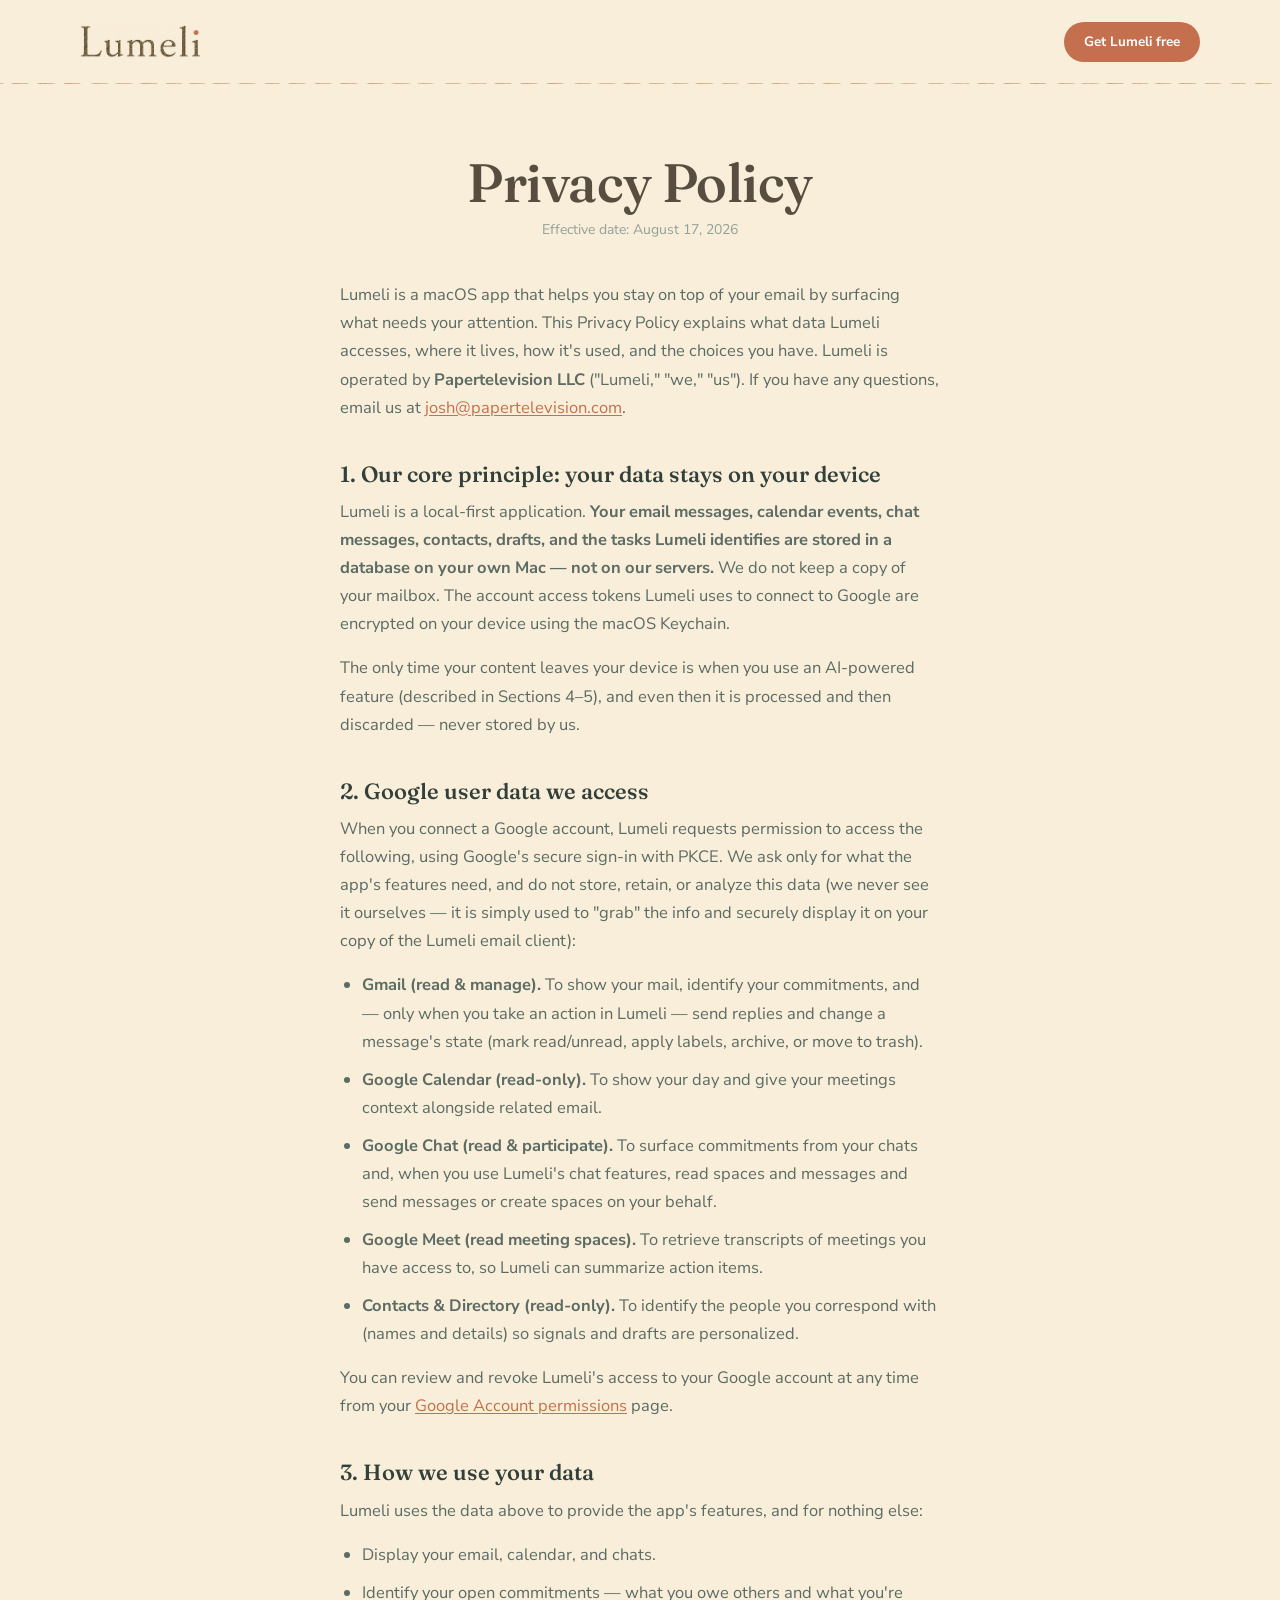
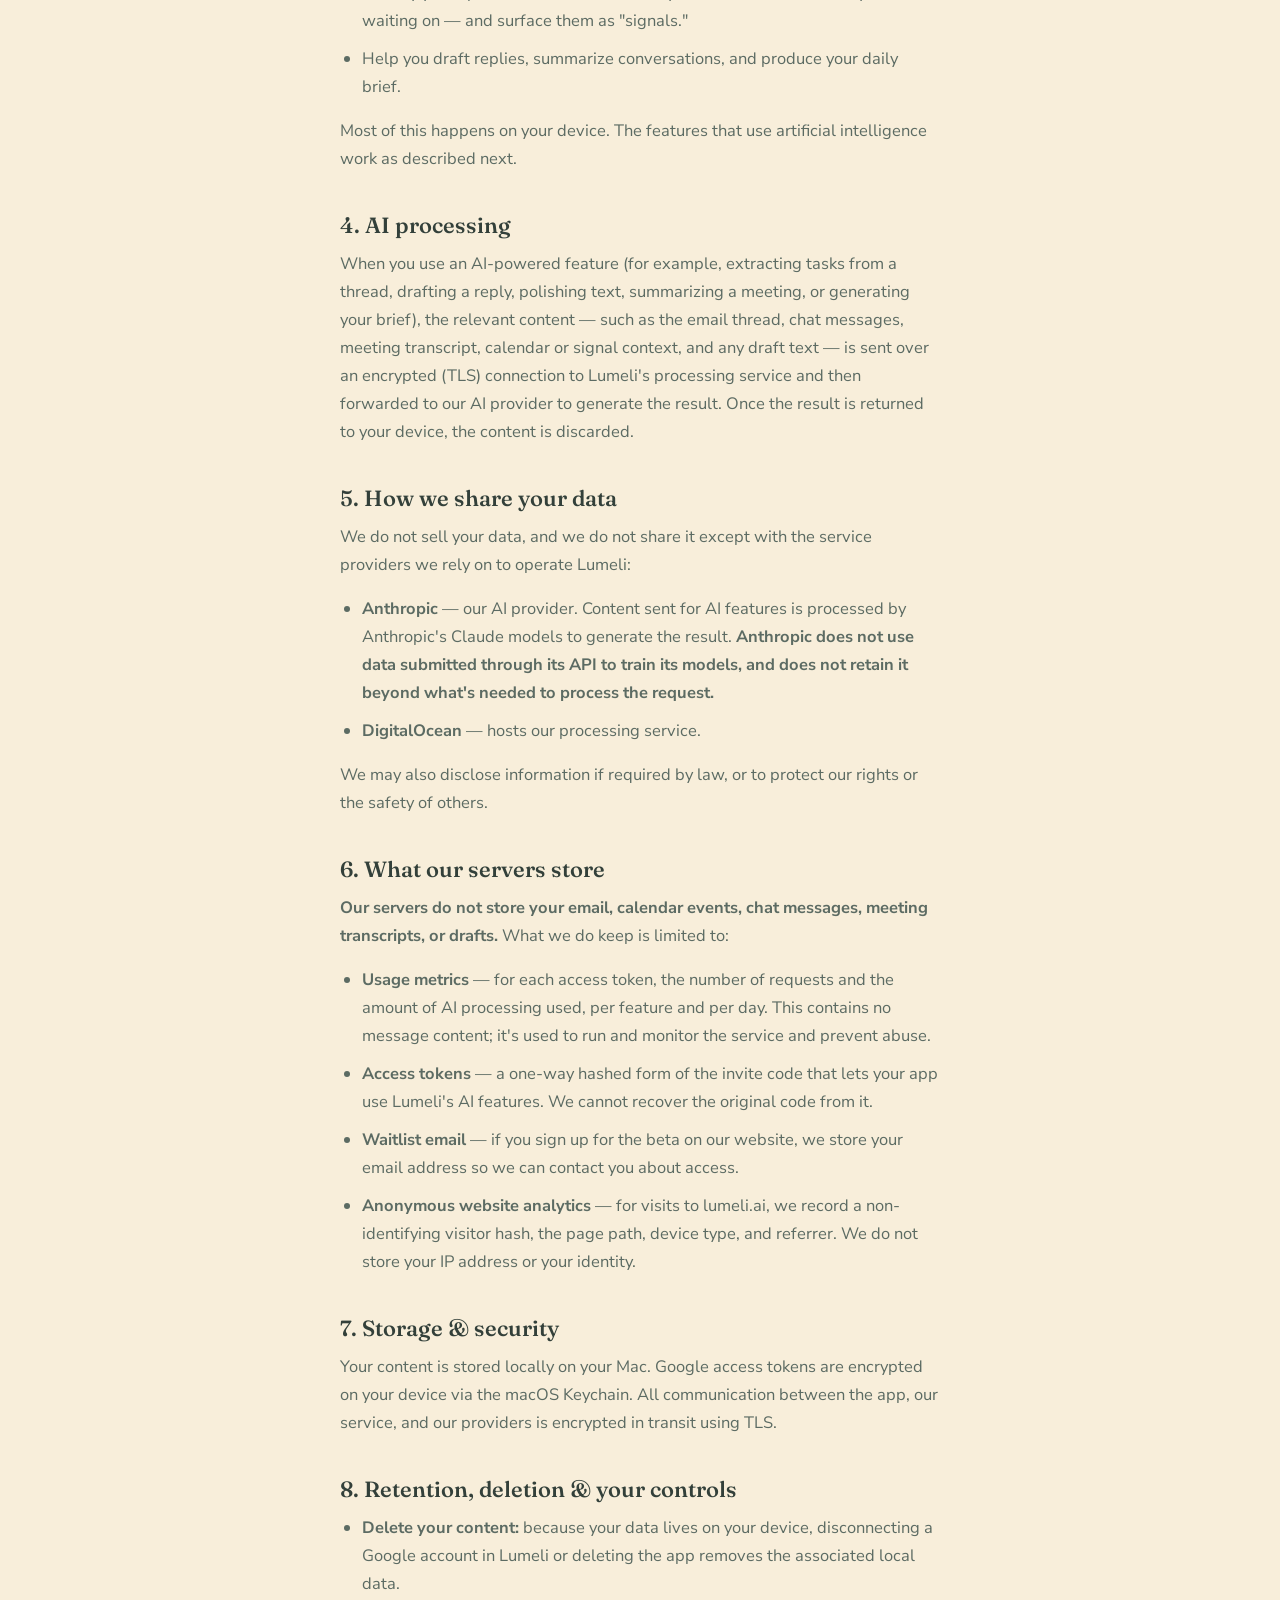
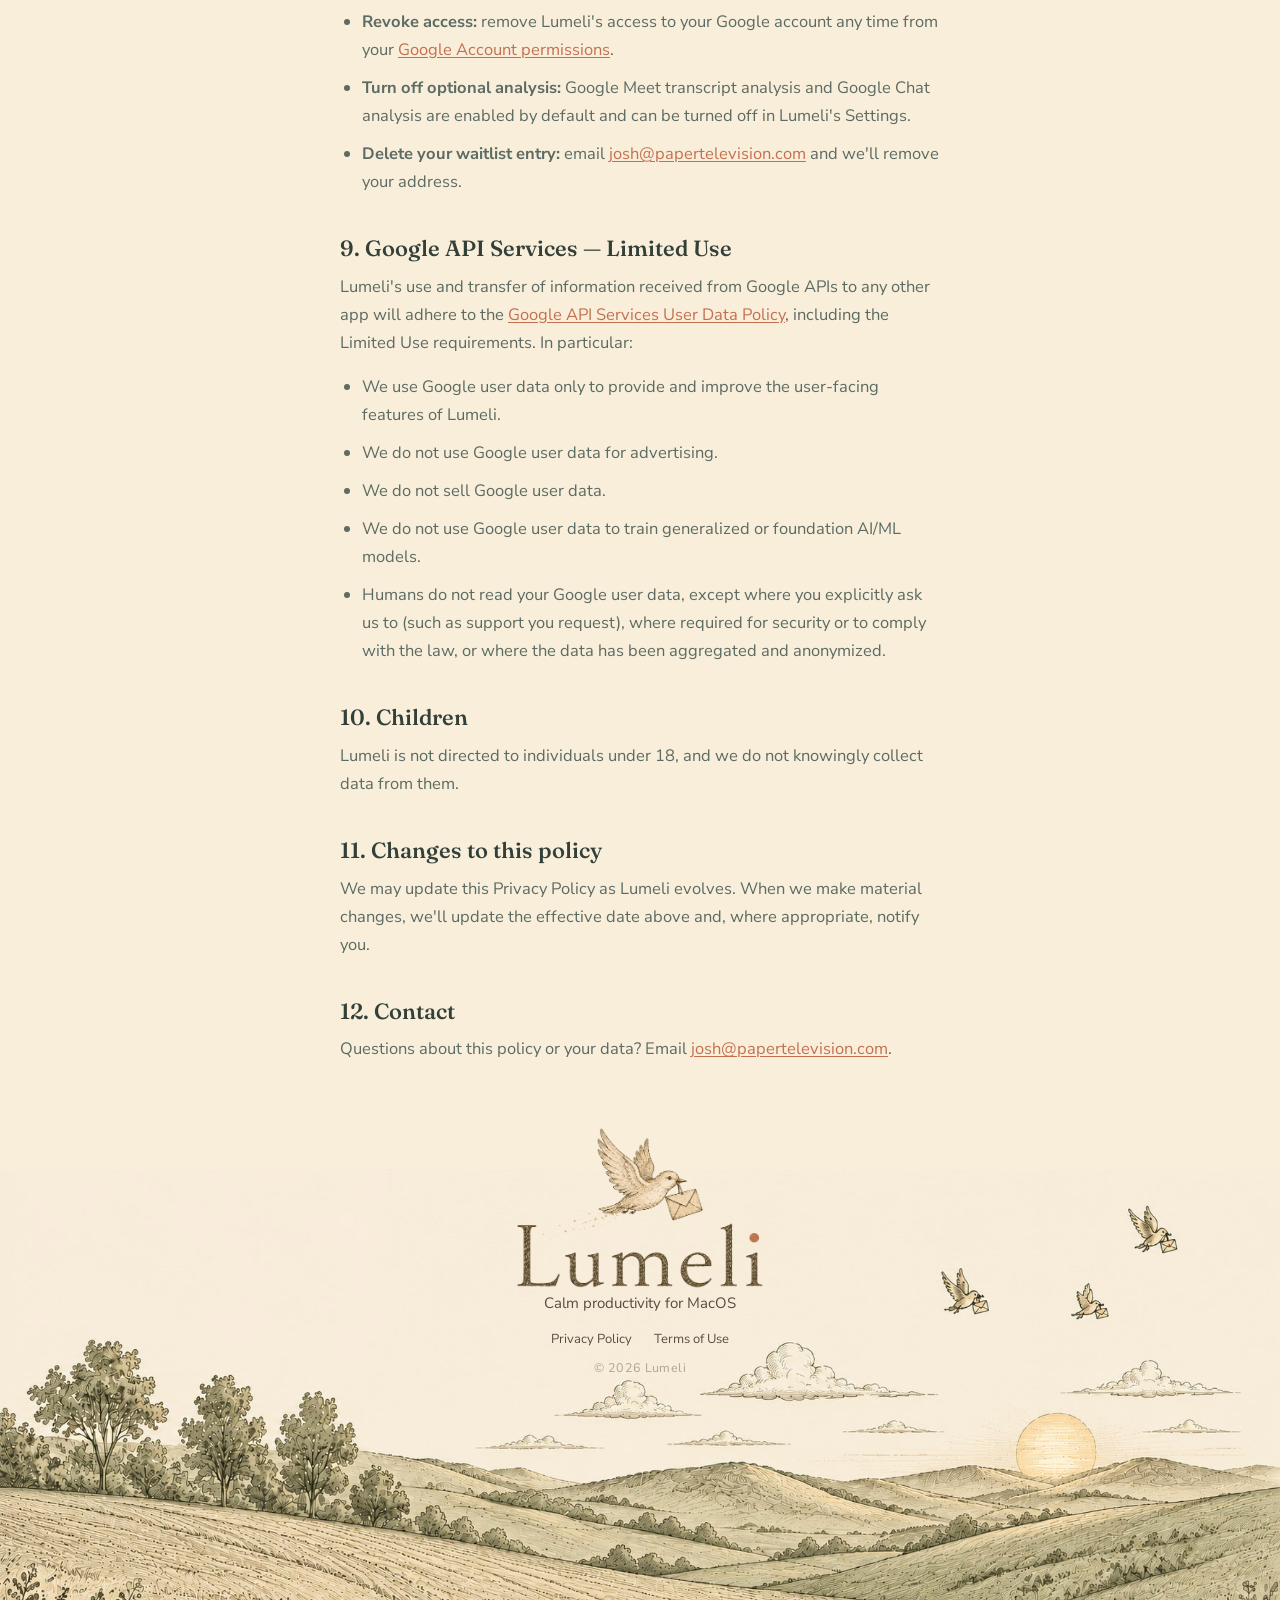
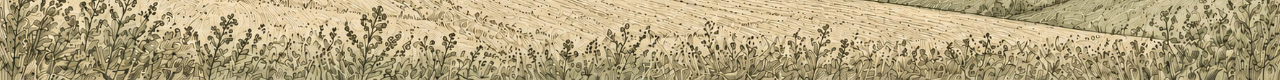
<file: privacy/index.html>
<!doctype html>
<html lang="en">
  <head>
    <meta charset="UTF-8" />
    <meta name="viewport" content="width=device-width, initial-scale=1.0" />
    <title>Privacy Policy — Lumeli</title>
    <meta
      name="description"
      content="How Lumeli handles your data. Your email lives on your Mac, not our servers. Read our full privacy policy."
    />
    <link rel="icon" href="data:image/svg+xml,%3Csvg xmlns='http://www.w3.org/2000/svg' viewBox='0 0 64 64'%3E%3Crect width='64' height='64' rx='14' fill='%23faf7f2'/%3E%3Ccircle cx='32' cy='26' r='7' fill='%23c4704f'/%3E%3Cpath d='M18 44 q14 8 28 0' stroke='%236e8b7b' stroke-width='4' fill='none' stroke-linecap='round'/%3E%3C/svg%3E" />
    <link rel="preconnect" href="https://fonts.googleapis.com" />
    <link rel="preconnect" href="https://fonts.gstatic.com" crossorigin />
    <link
      href="https://fonts.googleapis.com/css2?family=Fraunces:ital,opsz,wght@0,9..144,400..700;1,9..144,400..600&family=Nunito+Sans:opsz,wght@6..12,400..800&display=swap"
      rel="stylesheet"
    />
    <link rel="stylesheet" href="../styles.css" />
  </head>
  <body>
    <a class="skip-link" href="#main">Skip to content</a>

    <header class="nav">
      <a href="../index.html" class="nav-logo-link"><img class="nav-logo" src="../images/logo_header.png" alt="Lumeli" width="595" height="165" /></a>
      <a class="btn btn-primary btn-nav" href="../index.html#get-lumeli">Get Lumeli free</a>
    </header>

    <main id="main">
      <section class="legal-page">
        <div class="container narrow">
          <h1>Privacy Policy</h1>
          <p class="legal-updated">Effective date: August 17, 2026</p>

          <p>
            Lumeli is a macOS app that helps you stay on top of your email by surfacing what needs
            your attention. This Privacy Policy explains what data Lumeli accesses, where it lives,
            how it's used, and the choices you have. Lumeli is operated by <strong>Papertelevision
            LLC</strong> ("Lumeli," "we," "us"). If you have any questions, email us at
            <a href="mailto:josh@papertelevision.com">josh@papertelevision.com</a>.
          </p>

          <h2>1. Our core principle: your data stays on your device</h2>
          <p>
            Lumeli is a local-first application. <strong>Your email messages, calendar events, chat
            messages, contacts, drafts, and the tasks Lumeli identifies are stored in a database
            on your own Mac — not on our servers.</strong> We do not keep a copy of your
            mailbox. The account access tokens Lumeli uses to connect to Google are encrypted on
            your device using the macOS Keychain.
          </p>
          <p>
            The only time your content leaves your device is when you use an AI-powered feature
            (described in Sections 4–5), and even then it is processed and then discarded — never
            stored by us.
          </p>

          <h2>2. Google user data we access</h2>
          <p>
            When you connect a Google account, Lumeli requests permission to access the following,
            using Google's secure sign-in with PKCE. We ask only for what the app's features need,
            and do not store, retain, or analyze this data (we never see it ourselves — it is simply
            used to "grab" the info and securely display it on your copy of the Lumeli email client):
          </p>
          <ul>
            <li><strong>Gmail (read &amp; manage).</strong> To show your mail, identify your commitments, and — only when you take an action in Lumeli — send replies and change a message's state (mark read/unread, apply labels, archive, or move to trash).</li>
            <li><strong>Google Calendar (read-only).</strong> To show your day and give your meetings context alongside related email.</li>
            <li><strong>Google Chat (read &amp; participate).</strong> To surface commitments from your chats and, when you use Lumeli's chat features, read spaces and messages and send messages or create spaces on your behalf.</li>
            <li><strong>Google Meet (read meeting spaces).</strong> To retrieve transcripts of meetings you have access to, so Lumeli can summarize action items.</li>
            <li><strong>Contacts &amp; Directory (read-only).</strong> To identify the people you correspond with (names and details) so signals and drafts are personalized.</li>
          </ul>
          <p>
            You can review and revoke Lumeli's access to your Google account at any time from your
            <a href="https://myaccount.google.com/permissions" rel="noreferrer">Google Account permissions</a> page.
          </p>

          <h2>3. How we use your data</h2>
          <p>Lumeli uses the data above to provide the app's features, and for nothing else:</p>
          <ul>
            <li>Display your email, calendar, and chats.</li>
            <li>Identify your open commitments — what you owe others and what you're waiting on — and surface them as "signals."</li>
            <li>Help you draft replies, summarize conversations, and produce your daily brief.</li>
          </ul>
          <p>
            Most of this happens on your device. The features that use artificial intelligence work
            as described next.
          </p>

          <h2>4. AI processing</h2>
          <p>
            When you use an AI-powered feature (for example, extracting tasks from a thread,
            drafting a reply, polishing text, summarizing a meeting, or generating your brief), the
            relevant content — such as the email thread, chat messages, meeting transcript, calendar
            or signal context, and any draft text — is sent over an encrypted (TLS) connection to
            Lumeli's processing service and then forwarded to our AI provider to generate the
            result. Once the result is returned to your device, the content is discarded.
          </p>

          <h2>5. How we share your data</h2>
          <p>
            We do not sell your data, and we do not share it except with the service providers we
            rely on to operate Lumeli:
          </p>
          <ul>
            <li><strong>Anthropic</strong> — our AI provider. Content sent for AI features is processed by Anthropic's Claude models to generate the result. <strong>Anthropic does not use data submitted through its API to train its models, and does not retain it beyond what's needed to process the request.</strong></li>
            <li><strong>DigitalOcean</strong> — hosts our processing service.</li>
          </ul>
          <p>We may also disclose information if required by law, or to protect our rights or the safety of others.</p>

          <h2>6. What our servers store</h2>
          <p>
            <strong>Our servers do not store your email, calendar events, chat messages,
            meeting transcripts, or drafts.</strong> What we do keep is limited to:
          </p>
          <ul>
            <li><strong>Usage metrics</strong> — for each access token, the number of requests and the amount of AI processing used, per feature and per day. This contains no message content; it's used to run and monitor the service and prevent abuse.</li>
            <li><strong>Access tokens</strong> — a one-way hashed form of the invite code that lets your app use Lumeli's AI features. We cannot recover the original code from it.</li>
            <li><strong>Waitlist email</strong> — if you sign up for the beta on our website, we store your email address so we can contact you about access.</li>
            <li><strong>Anonymous website analytics</strong> — for visits to lumeli.ai, we record a non-identifying visitor hash, the page path, device type, and referrer. We do not store your IP address or your identity.</li>
          </ul>

          <h2>7. Storage &amp; security</h2>
          <p>
            Your content is stored locally on your Mac. Google access tokens are encrypted on your
            device via the macOS Keychain. All communication between the app, our service, and our
            providers is encrypted in transit using TLS.
          </p>

          <h2>8. Retention, deletion &amp; your controls</h2>
          <ul>
            <li><strong>Delete your content:</strong> because your data lives on your device, disconnecting a Google account in Lumeli or deleting the app removes the associated local data.</li>
            <li><strong>Revoke access:</strong> remove Lumeli's access to your Google account any time from your <a href="https://myaccount.google.com/permissions" rel="noreferrer">Google Account permissions</a>.</li>
            <li><strong>Turn off optional analysis:</strong> Google Meet transcript analysis and Google Chat analysis are enabled by default and can be turned off in Lumeli's Settings.</li>
            <li><strong>Delete your waitlist entry:</strong> email <a href="mailto:josh@papertelevision.com">josh@papertelevision.com</a> and we'll remove your address.</li>
          </ul>

          <h2>9. Google API Services — Limited Use</h2>
          <p>
            Lumeli's use and transfer of information received from Google APIs to any other app will
            adhere to the
            <a href="https://developers.google.com/terms/api-services-user-data-policy" rel="noreferrer">Google API Services User Data Policy</a>,
            including the Limited Use requirements. In particular:
          </p>
          <ul>
            <li>We use Google user data only to provide and improve the user-facing features of Lumeli.</li>
            <li>We do not use Google user data for advertising.</li>
            <li>We do not sell Google user data.</li>
            <li>We do not use Google user data to train generalized or foundation AI/ML models.</li>
            <li>Humans do not read your Google user data, except where you explicitly ask us to (such as support you request), where required for security or to comply with the law, or where the data has been aggregated and anonymized.</li>
          </ul>

          <h2>10. Children</h2>
          <p>
            Lumeli is not directed to individuals under 18, and we do not knowingly collect data
            from them.
          </p>

          <h2>11. Changes to this policy</h2>
          <p>
            We may update this Privacy Policy as Lumeli evolves. When we make material changes,
            we'll update the effective date above and, where appropriate, notify you.
          </p>

          <h2>12. Contact</h2>
          <p>
            Questions about this policy or your data? Email
            <a href="mailto:josh@papertelevision.com">josh@papertelevision.com</a>.
          </p>
        </div>
      </section>
    </main>

    <footer class="footer" aria-label="Footer">
      <div class="footer-brand">
        <img class="footer-logo" src="../images/logo_footer.png" alt="Lumeli" width="586" height="385" />
        <p class="footer-tag">Calm productivity for MacOS</p>
        <nav class="footer-links" aria-label="Legal">
          <a href="../privacy/index.html">Privacy Policy</a>
          <a href="../terms/index.html">Terms of Use</a>
        </nav>
        <p class="footer-copyright">© 2026 Lumeli</p>
      </div>
    </footer>
  </body>
</html>
</file>
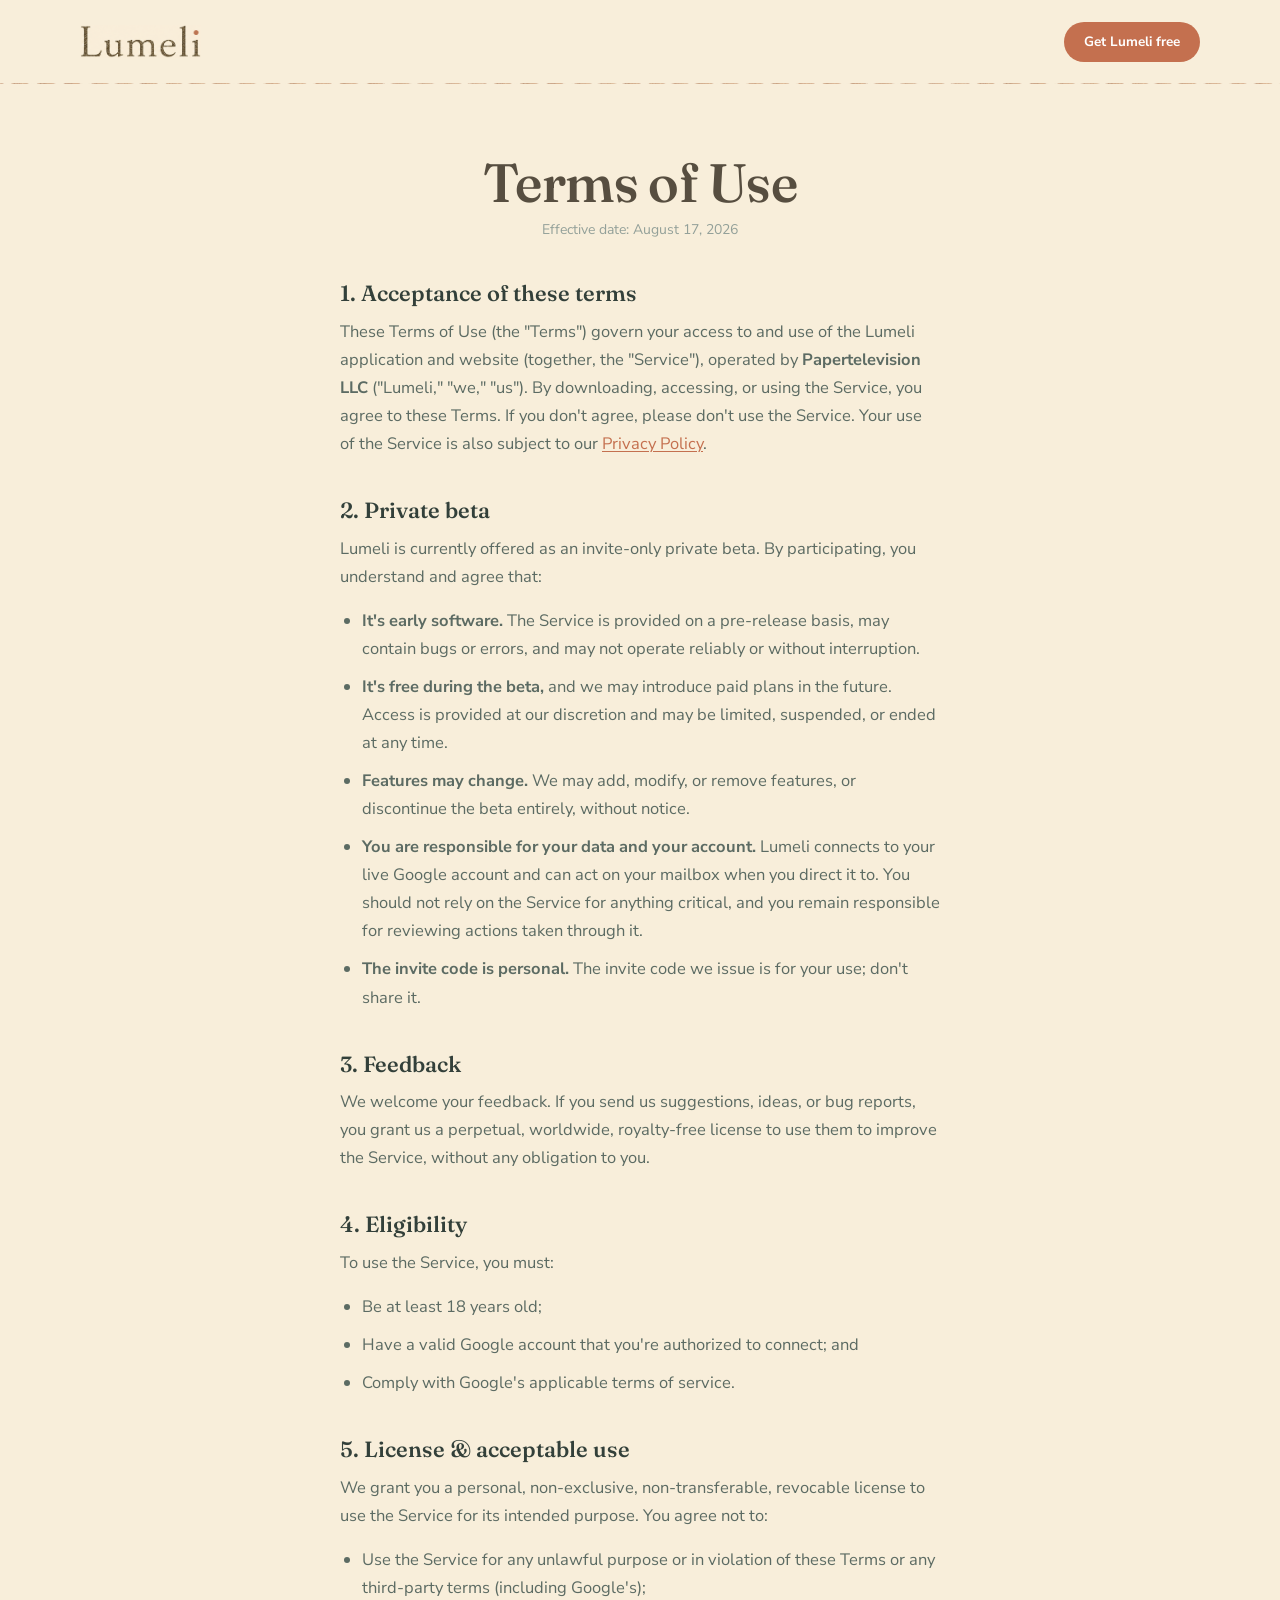
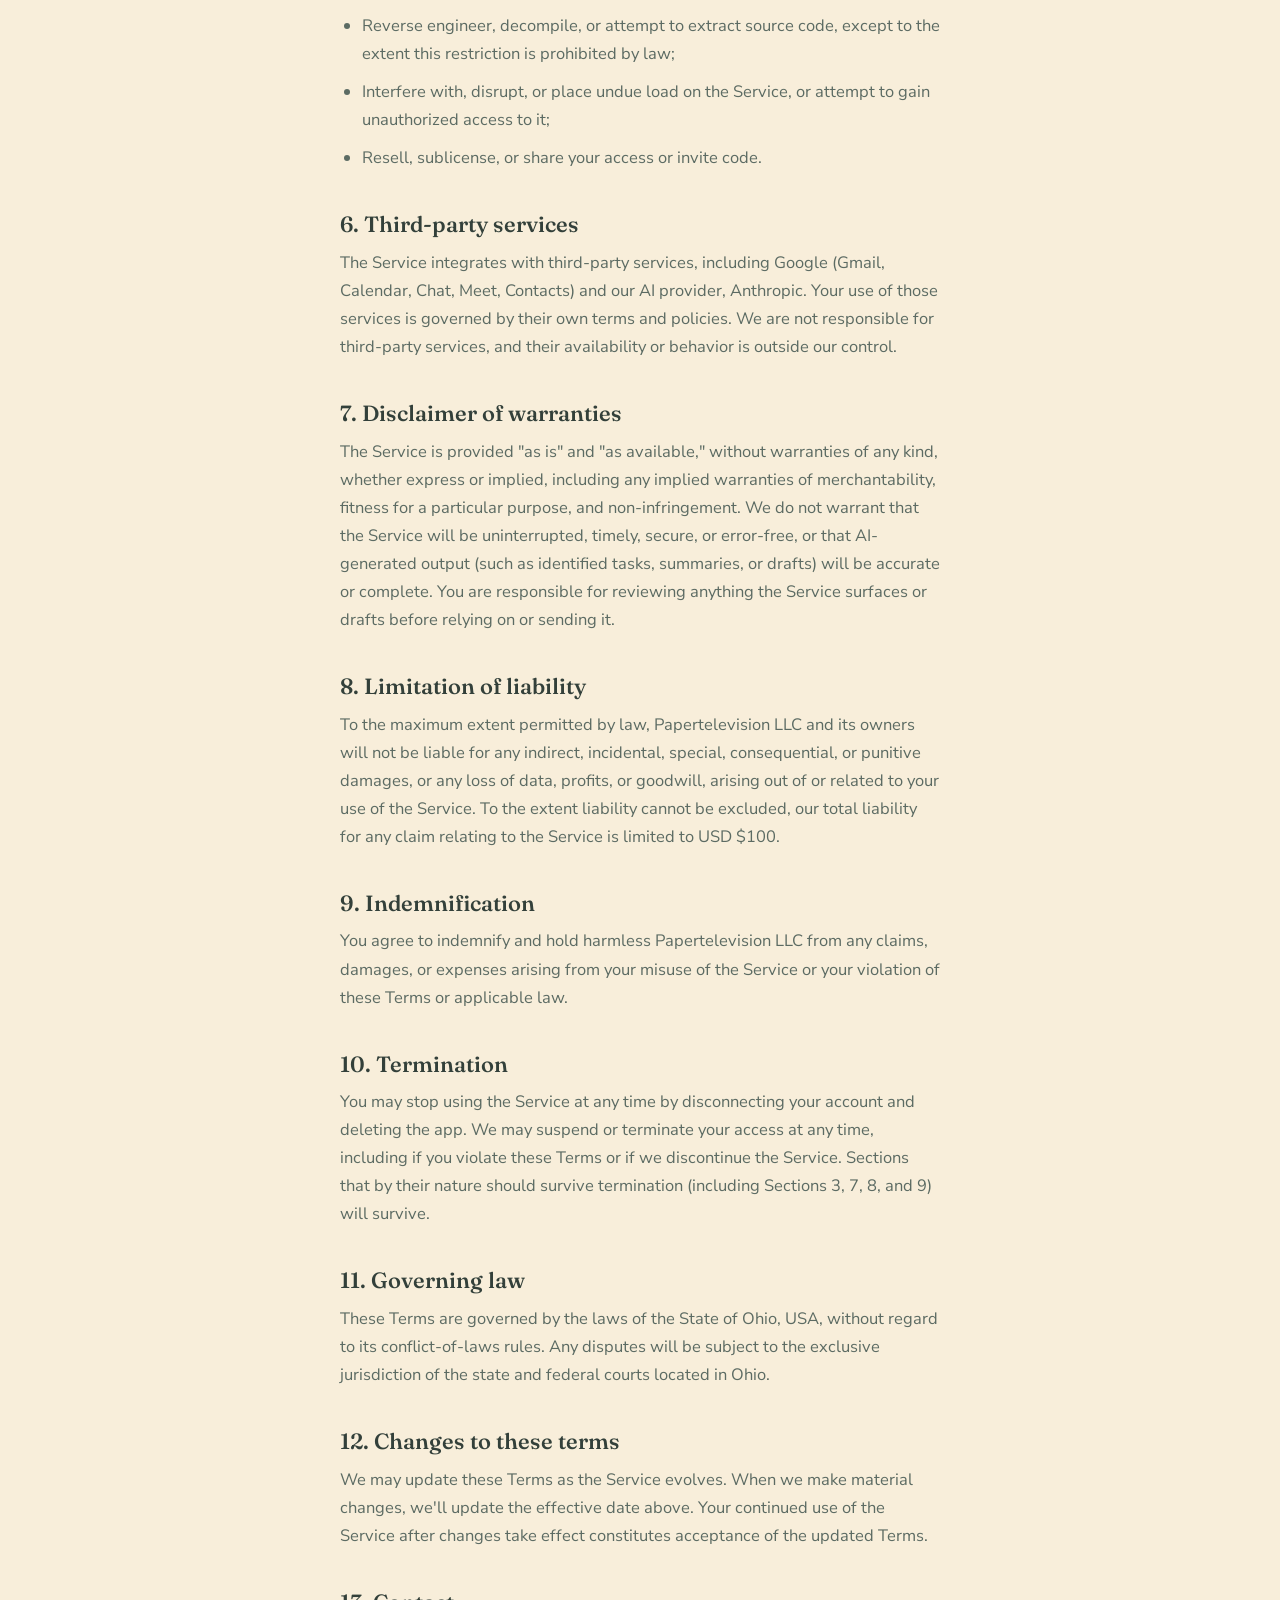
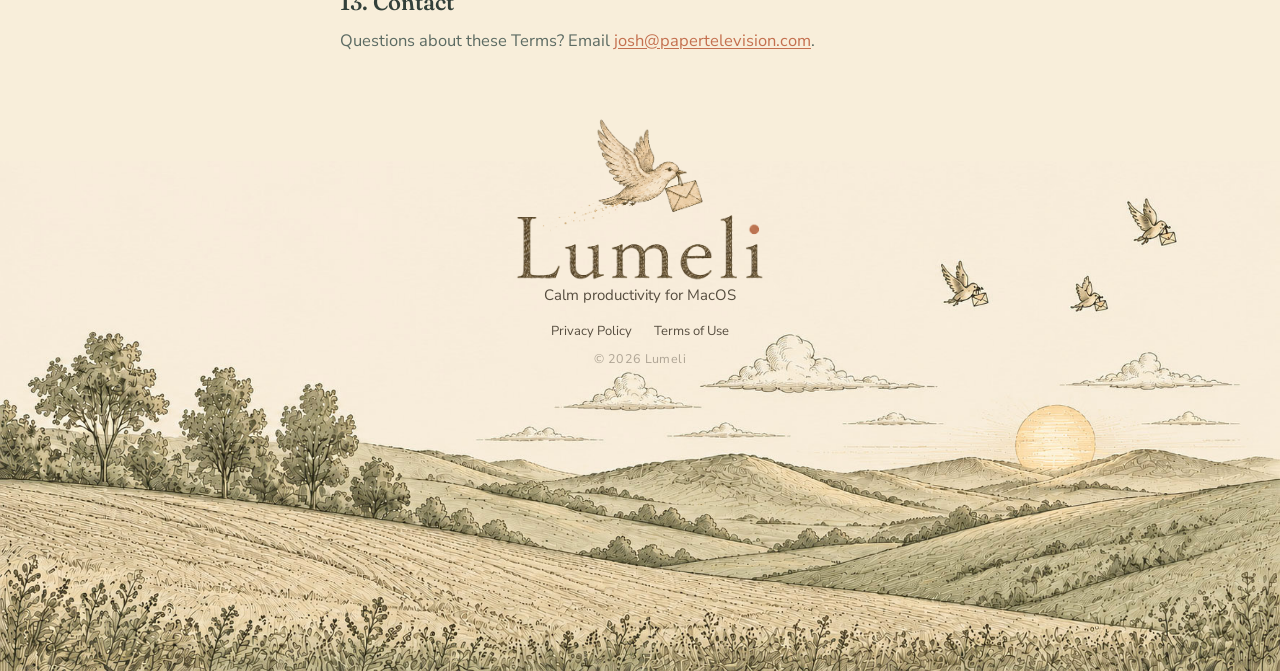
<file: terms/index.html>
<!doctype html>
<html lang="en">
  <head>
    <meta charset="UTF-8" />
    <meta name="viewport" content="width=device-width, initial-scale=1.0" />
    <title>Terms of Use — Lumeli</title>
    <meta
      name="description"
      content="The terms that govern your use of Lumeli, including the private beta program."
    />
    <link rel="icon" href="data:image/svg+xml,%3Csvg xmlns='http://www.w3.org/2000/svg' viewBox='0 0 64 64'%3E%3Crect width='64' height='64' rx='14' fill='%23faf7f2'/%3E%3Ccircle cx='32' cy='26' r='7' fill='%23c4704f'/%3E%3Cpath d='M18 44 q14 8 28 0' stroke='%236e8b7b' stroke-width='4' fill='none' stroke-linecap='round'/%3E%3C/svg%3E" />
    <link rel="preconnect" href="https://fonts.googleapis.com" />
    <link rel="preconnect" href="https://fonts.gstatic.com" crossorigin />
    <link
      href="https://fonts.googleapis.com/css2?family=Fraunces:ital,opsz,wght@0,9..144,400..700;1,9..144,400..600&family=Nunito+Sans:opsz,wght@6..12,400..800&display=swap"
      rel="stylesheet"
    />
    <link rel="stylesheet" href="../styles.css" />
  </head>
  <body>
    <a class="skip-link" href="#main">Skip to content</a>

    <header class="nav">
      <a href="../index.html" class="nav-logo-link"><img class="nav-logo" src="../images/logo_header.png" alt="Lumeli" width="595" height="165" /></a>
      <a class="btn btn-primary btn-nav" href="../index.html#get-lumeli">Get Lumeli free</a>
    </header>

    <main id="main">
      <section class="legal-page">
        <div class="container narrow">
          <h1>Terms of Use</h1>
          <p class="legal-updated">Effective date: August 17, 2026</p>

          <h2>1. Acceptance of these terms</h2>
          <p>
            These Terms of Use (the "Terms") govern your access to and use of the Lumeli application
            and website (together, the "Service"), operated by <strong>Papertelevision LLC</strong>
            ("Lumeli," "we," "us"). By downloading, accessing, or using the Service, you agree to
            these Terms. If you don't agree, please don't use the Service. Your use of the Service
            is also subject to our
            <a href="../privacy/index.html">Privacy Policy</a>.
          </p>

          <h2>2. Private beta</h2>
          <p>
            Lumeli is currently offered as an invite-only private beta. By participating, you
            understand and agree that:
          </p>
          <ul>
            <li><strong>It's early software.</strong> The Service is provided on a pre-release basis, may contain bugs or errors, and may not operate reliably or without interruption.</li>
            <li><strong>It's free during the beta,</strong> and we may introduce paid plans in the future. Access is provided at our discretion and may be limited, suspended, or ended at any time.</li>
            <li><strong>Features may change.</strong> We may add, modify, or remove features, or discontinue the beta entirely, without notice.</li>
            <li><strong>You are responsible for your data and your account.</strong> Lumeli connects to your live Google account and can act on your mailbox when you direct it to. You should not rely on the Service for anything critical, and you remain responsible for reviewing actions taken through it.</li>
            <li><strong>The invite code is personal.</strong> The invite code we issue is for your use; don't share it.</li>
          </ul>

          <h2>3. Feedback</h2>
          <p>
            We welcome your feedback. If you send us suggestions, ideas, or bug reports, you grant
            us a perpetual, worldwide, royalty-free license to use them to improve the Service,
            without any obligation to you.
          </p>

          <h2>4. Eligibility</h2>
          <p>To use the Service, you must:</p>
          <ul>
            <li>Be at least 18 years old;</li>
            <li>Have a valid Google account that you're authorized to connect; and</li>
            <li>Comply with Google's applicable terms of service.</li>
          </ul>

          <h2>5. License &amp; acceptable use</h2>
          <p>
            We grant you a personal, non-exclusive, non-transferable, revocable license to use the
            Service for its intended purpose. You agree not to:
          </p>
          <ul>
            <li>Use the Service for any unlawful purpose or in violation of these Terms or any third-party terms (including Google's);</li>
            <li>Reverse engineer, decompile, or attempt to extract source code, except to the extent this restriction is prohibited by law;</li>
            <li>Interfere with, disrupt, or place undue load on the Service, or attempt to gain unauthorized access to it;</li>
            <li>Resell, sublicense, or share your access or invite code.</li>
          </ul>

          <h2>6. Third-party services</h2>
          <p>
            The Service integrates with third-party services, including Google (Gmail, Calendar,
            Chat, Meet, Contacts) and our AI provider, Anthropic. Your use of those services is
            governed by their own terms and policies. We are not responsible for third-party
            services, and their availability or behavior is outside our control.
          </p>

          <h2>7. Disclaimer of warranties</h2>
          <p>
            The Service is provided "as is" and "as available," without warranties of any kind,
            whether express or implied, including any implied warranties of merchantability, fitness
            for a particular purpose, and non-infringement. We do not warrant that the Service will
            be uninterrupted, timely, secure, or error-free, or that AI-generated output (such as
            identified tasks, summaries, or drafts) will be accurate or complete. You are
            responsible for reviewing anything the Service surfaces or drafts before relying on or
            sending it.
          </p>

          <h2>8. Limitation of liability</h2>
          <p>
            To the maximum extent permitted by law, Papertelevision LLC and its owners will not be
            liable for any indirect, incidental, special, consequential, or punitive damages, or any
            loss of data, profits, or goodwill, arising out of or related to your use of the
            Service. To the extent liability cannot be excluded, our total liability for any claim
            relating to the Service is limited to USD $100.
          </p>

          <h2>9. Indemnification</h2>
          <p>
            You agree to indemnify and hold harmless Papertelevision LLC from any claims, damages,
            or expenses arising from your misuse of the Service or your violation of these Terms or
            applicable law.
          </p>

          <h2>10. Termination</h2>
          <p>
            You may stop using the Service at any time by disconnecting your account and deleting
            the app. We may suspend or terminate your access at any time, including if you violate
            these Terms or if we discontinue the Service. Sections that by their nature should
            survive termination (including Sections 3, 7, 8, and 9) will survive.
          </p>

          <h2>11. Governing law</h2>
          <p>
            These Terms are governed by the laws of the State of Ohio, USA, without regard to its
            conflict-of-laws rules. Any disputes will be subject to the exclusive jurisdiction of
            the state and federal courts located in Ohio.
          </p>

          <h2>12. Changes to these terms</h2>
          <p>
            We may update these Terms as the Service evolves. When we make material changes, we'll
            update the effective date above. Your continued use of the Service after changes take
            effect constitutes acceptance of the updated Terms.
          </p>

          <h2>13. Contact</h2>
          <p>
            Questions about these Terms? Email
            <a href="mailto:josh@papertelevision.com">josh@papertelevision.com</a>.
          </p>
        </div>
      </section>
    </main>

    <footer class="footer" aria-label="Footer">
      <div class="footer-brand">
        <img class="footer-logo" src="../images/logo_footer.png" alt="Lumeli" width="586" height="385" />
        <p class="footer-tag">Calm productivity for MacOS</p>
        <nav class="footer-links" aria-label="Legal">
          <a href="../privacy/index.html">Privacy Policy</a>
          <a href="../terms/index.html">Terms of Use</a>
        </nav>
        <p class="footer-copyright">© 2026 Lumeli</p>
      </div>
    </footer>
  </body>
</html>
</file>
<file: styles.css>
/* ── Lumeli marketing site — Sage & Clay, tokens verbatim from the product ──
   Standalone static site: intentionally plain CSS, no build step. */

:root {
  --cream: #f8eeda;       /* site background */
  --cream-soft: #f9f3e4;  /* header + lifted section washes */
  --cream-deep: #f1e2c2;
  --linen: #faf7f2;
  --linen-deep: #f3eee5;
  --sage-panel: #eef0e9;
  --sage-soft: #e3e8de;
  --sage-line: #dde2d6;
  --card-line: #e9e4da;
  --ink: #33403a;
  --ink-soft: #5c6b63;
  --ink-faint: #93a099;
  --clay: #c4704f;
  --clay-deep: #a34f2e;
  --clay-tint: #f7e8e0;
  --sage-tint: #e9ede4;
  --sea: #6e8b7b;
  --sea-tint: #e4ede7;
  --gold: #b98a2e;
  --gold-tint: #f6ecd7;
  --card: #ffffff;
  --radius: 12px;
  --radius-lg: 16px;
  --shadow-soft: 0 2px 10px rgba(151, 139, 115, 0.07);
  --shadow-lift: 0 6px 22px rgba(151, 139, 115, 0.12);
  --font-display: 'Fraunces', Georgia, 'Times New Roman', serif;
  --font-body: 'Nunito Sans', -apple-system, BlinkMacSystemFont, sans-serif;
}

* { box-sizing: border-box; margin: 0; padding: 0; }

html { scroll-behavior: smooth; }

body {
  position: relative;
  background: var(--cream);
  color: var(--ink);
  font-family: var(--font-body);
  font-size: 16px;
  line-height: 1.6;
  -webkit-font-smoothing: antialiased;
  overflow-x: hidden; /* never allow sideways scroll on phones */
}

.container { max-width: 1336px; margin: 0 auto; padding: 0 80px; }
@media (max-width: 640px) {
  .container { padding: 0 28px; } /* phones get sane gutters */
}
.container.narrow { max-width: 780px; text-align: center; }

.skip-link {
  position: absolute; left: -9999px; top: 0;
  background: var(--card); color: var(--ink); padding: 10px 18px;
  border-radius: 0 0 var(--radius) 0; z-index: 100;
}
.skip-link:focus { left: 0; }

a:focus-visible, button:focus-visible, input:focus-visible {
  outline: 2px solid var(--sea);
  outline-offset: 2px;
}

/* ── Type ── */
h1, h2, h3 { font-family: var(--font-display); font-weight: 550; line-height: 1.12; color: #574e40; }
h1 { font-size: clamp(40px, 6vw, 78px); letter-spacing: -0.01em; line-height: 1.0; }
h2 { font-size: clamp(28px, 3.6vw, 46px); margin-bottom: 18px; }
h3 { font-size: 23px; margin-bottom: 10px; }

.body-lg { font-size: 18px; color: var(--ink-soft); max-width: 42em; margin: 0 auto; }
.microcopy { font-size: 13px; color: var(--ink-faint); }

/* ── Buttons ── */
.btn {
  display: inline-block; border: none; cursor: pointer;
  font-family: var(--font-body); font-weight: 700; font-size: 15px;
  border-radius: 999px; text-decoration: none; text-align: center;
  transition: background 0.15s, transform 0.12s, box-shadow 0.15s;
}
.btn-primary { background: var(--clay); color: #fff; padding: 12px 28px; }
.btn-primary:hover { background: #a2beab; transform: translateY(-1px); box-shadow: var(--shadow-lift); }
.btn-nav { padding: 9px 20px; font-size: 13.5px; }
.btn-lg { padding: 15px 36px; font-size: 16.5px; }

/* ── Nav ── */
.nav {
  position: relative;
  display: flex; align-items: center; justify-content: space-between;
  padding: 22px max(80px, calc((100% - 1440px) / 2));
}
/* hand-drawn dash border along the header's full width */
.nav::after {
  content: '';
  position: absolute; left: 0; right: 0; bottom: 0;
  height: 3px; /* dash.png's native height — tiles unstretched */
  background: url('images/dash.png') repeat-x left center;
}
.nav-logo-link { display: inline-flex; }
.nav-logo { display: block; height: 33px; width: auto; }
/* Phones: use ~95% of the width so the logo (left) and button (right) get room,
   and keep the button label on a single line. */
@media (max-width: 640px) {
  .nav { padding: 16px 2.5%; }
  .nav-logo { height: 27px; }
  .btn-nav { white-space: nowrap; padding: 9px 16px; }
}
.wordmark {
  font-family: var(--font-display); font-weight: 600; font-size: 23px;
  letter-spacing: 0.02em; color: var(--ink); user-select: none;
}
.logo-i { position: relative; }
.logo-tittle {
  position: absolute; top: 0.1em; left: 50%; transform: translateX(-50%);
  width: 0.19em; height: 0.19em; border-radius: 50%; background: var(--clay);
}

/* ── Hero: copy left, artwork flush top-right, scaling with the window ──
   The art holds ~56% of the viewport width at its native aspect, so the
   original composition (art beside a fixed-measure text column) persists —
   wider browsers simply get a proportionally larger scene. */
.hero {
  position: relative; padding: 96px 0 110px;
  min-height: 40.5vw; /* the 56vw-wide art's height at its aspect ratio */
  display: flex; align-items: center;
  overflow: hidden;
}
.hero > .container { max-width: 1640px; width: 100%; } /* edge matches the nav's */
.hero-copy { position: relative; z-index: 1; text-align: left; max-width: 640px; transform: translateY(-15px); }
/* on large windows the headline keeps growing toward the 50% mark instead
   of leaving dead cream — both curves are continuous at the 1300px seam
   (6vw hits the 78px cap exactly there) */
@media (min-width: 1300px) {
  .hero-copy { max-width: 50vw; }
  /* 78px at 1300 wide scales linearly so the two-line headline's width
     tracks ~50% of the viewport as the window grows */
  .hero-copy h1 { font-size: calc(6vw); }
}
.hero-sub {
  font-size: 19px; color: var(--ink-soft);
  max-width: 26em; margin: 22px 0 0; line-height: 1.65;
}
.hero-cta {
  margin-top: 34px;
  display: flex; align-items: center; gap: 18px; flex-wrap: wrap;
}
/* the art always spans the hero's FULL height (top edge to bottom edge):
   on wide screens the 40.5vw min-height drives both; when the text column
   plus its fixed paddings is the taller of the two, the art scales up to
   match, keeping the copy vertically centered against it */
.hero-art2 {
  position: absolute; top: 0; bottom: 0; right: 0;
}
.hero-art2-main {
  display: block; height: 100%; width: auto; margin-left: auto;
}

/* the side-by-side holds until true tablet width — the copy may overlap
   the scene's open sky a little on the way down */
@media (max-width: 900px) {
  .hero { padding-bottom: 0; min-height: 0; display: flex; flex-direction: column; }
  .hero > .container { order: 1; }
  .hero-art2 { position: relative; order: 2; margin-top: 44px; text-align: right; }
  .hero-art2-main { height: auto; width: 100%; max-width: 720px; margin-left: auto; }
  .hero-copy { transform: none; }
}

/* ── Firefly wisps: soft glowing motes drifting over the hero ───────
   Layered above the artwork and copy backdrop; each wisp breathes in and
   out on its own long cycle while drifting slightly, like lens dust
   catching light. Negative delays keep the field mid-motion on load. */
.wisps {
  position: absolute; inset: 0;
  pointer-events: none;
  z-index: 2; /* above the art (and copy text, but they never overlap it) */
  overflow: hidden;
}
.wisp {
  --size: 10px;
  --peak: 0.8;
  position: absolute;
  width: var(--size); height: var(--size);
  border-radius: 50%;
  /* bright white heart dissolving through gold into the cream */
  background: radial-gradient(circle, rgba(255, 255, 252, 0.95), rgba(240, 220, 178, 0.5) 45%, rgba(214, 181, 118, 0.22) 65%, transparent 78%);
  box-shadow: 0 0 14px 6px rgba(185, 138, 46, 0.32);
  opacity: 0;
  animation: wisp-breathe var(--cycle, 9s) ease-in-out infinite;
}
@keyframes wisp-breathe {
  0%, 100% { opacity: 0; transform: translate(0, 0); }
  35% { opacity: var(--peak); }
  50% { opacity: var(--peak); transform: translate(var(--dx, 10px), var(--dy, -14px)); }
  70% { opacity: 0; }
}
.wisp:nth-child(1) { top: 16%; left: 1.5%; --size: 16px; --cycle: 8.5s; --peak: 0.9; --dx: 12px; --dy: -16px; }
.wisp:nth-child(2) { top: 8%; left: 20%; --size: 6px; --cycle: 11s; animation-delay: -4s; --peak: 0.7; --dx: -9px; --dy: -12px; }
.wisp:nth-child(3) { top: 40%; left: 10%; --size: 40px; --cycle: 13s; animation-delay: -7s; --peak: 0.7; --dx: 14px; --dy: -10px; }
.wisp:nth-child(4) { top: 60%; left: 3%; --size: 9px; --cycle: 9.5s; animation-delay: -2.5s; --peak: 0.85; --dx: -11px; --dy: -15px; }
.wisp:nth-child(5) { top: 74%; left: 24%; --size: 5px; --cycle: 12s; animation-delay: -9s; --peak: 0.72; --dx: 8px; --dy: -18px; }
.wisp:nth-child(6) { top: 24%; left: 31%; --size: 12px; --cycle: 10.5s; animation-delay: -5.5s; --peak: 0.82; --dx: -13px; --dy: -9px; }
.wisp:nth-child(7) { top: 66%; left: 54%; --size: 36px; --cycle: 14s; animation-delay: -11s; --peak: 0.62; --dx: 10px; --dy: -13px; }
.wisp:nth-child(8) { top: 46%; left: 58%; --size: 7px; --cycle: 10s; animation-delay: -6.5s; --peak: 0.78; --dx: -8px; --dy: -11px; }
.wisp:nth-child(9) { top: 12%; left: 48%; --size: 20px; --cycle: 12.5s; animation-delay: -3s; --peak: 0.75; --dx: 11px; --dy: -14px; }
.wisp:nth-child(10) { top: 82%; left: 12%; --size: 44px; --cycle: 15s; animation-delay: -8s; --peak: 0.55; --dx: -12px; --dy: -12px; }

/* ── Section rhythm & washes ── */
section { padding: 96px 0; }

.why { position: relative; padding-top: 48px; } /* halves the hero → bird gap */
.accent-clay { color: var(--clay); }
/* headline phrases break between spans, never inside them */
.nowrap { white-space: nowrap; }
/* …but on phones let them wrap so long headings never overflow the screen */
@media (max-width: 640px) { .nowrap { white-space: normal; } }
/* the Why column is wide enough for its one-line headline; the paragraph
   keeps its own comfortable measure via .body-lg's max-width */
.why .container.narrow { max-width: 1040px; }
/* the philosophy lede needs the room for its one-sentence-per-line break */
.calm .container.narrow { max-width: 1140px; }

/* ── How-it-works beats ── */
.beat {
  display: grid; grid-template-columns: 1fr 1fr; gap: 64px;
  align-items: center; margin-bottom: 88px;
}
.beat:last-child { margin-bottom: 0; }
.beat-flip .beat-copy { order: 2; }
.beat-flip .beat-art { order: 1; }
.beat-art { position: relative; }
/* dashed squiggle trailing in from the left margin; its star tip lands
   just left of the headline like a hand-drawn bullet */
.beat-squiggle { position: relative; }
.beat-squiggle-art {
  position: absolute;
  top: 3%;
  left: 26px;
  width: 45px; height: auto;
  pointer-events: none;
}
@media (max-width: 1500px) {
  .beat-squiggle-art { display: none; } /* no margin room to trail through */
}
.beat-copy p { color: var(--ink-soft); margin-bottom: 14px; }
.beat-copy p:last-child { margin-bottom: 0; }
.beat-list {
  list-style: none; padding: 0;
  margin: 0 0 14px;
  display: flex; flex-direction: column; gap: 8px;
}
.beat-list li {
  color: var(--ink-soft);
  padding-left: 20px; position: relative;
}
.beat-list li::before {
  content: '';
  position: absolute; left: 2px; top: 0.62em;
  width: 6px; height: 6px; border-radius: 50%;
  background: var(--clay);
}
.pull-quote {
  font-family: var(--font-display); font-style: italic; font-size: 17px;
  color: var(--ink); margin-top: 20px;
  border-left: 2px solid var(--gold); padding-left: 16px;
}

/* Beat vignettes */
.vign-card {
  display: flex; align-items: flex-start; gap: 12px;
  background: #fffbf0; border: 1px solid var(--card-line);
  border-radius: var(--radius-lg); padding: 16px 18px; box-shadow: var(--shadow-soft);
  max-width: 420px;
}
.vign-wide { max-width: 470px; } /* Meadowlark title holds one line */
.vign-offset { margin: 14px 0 0 44px; box-shadow: var(--shadow-lift); }
.vign-text { display: flex; flex-direction: column; gap: 7px; flex: 1; min-width: 0; }
.vign-title { font-size: 14px; font-weight: 700; line-height: 1.35; white-space: nowrap; }
/* right rail: type pill top, actions bottom — like the app's signal-side */
.vign-side {
  align-self: stretch; flex-shrink: 0;
  display: flex; flex-direction: column;
  justify-content: space-between; align-items: flex-end; gap: 10px;
}
.vign-type {
  display: inline-block;
  font-size: 10px; font-weight: 700; letter-spacing: 0.04em;
  padding: 2px 8px; border-radius: 999px;
}
.vign-type.type-task { background: var(--clay-tint); color: var(--clay); }
.vign-type.type-follow_up { background: var(--sage-soft); color: var(--ink-soft); }

.day-arc { position: relative; display: flex; justify-content: space-between; padding: 0; width: 100%; }
.arc-icon { display: block; width: min(110px, 90%); height: auto; margin-bottom: 14px; }
.arc-line {
  position: absolute; top: 120px; left: 0; right: 0; height: 2px; /* threads the dot centers below the icons */
  background: linear-gradient(90deg, var(--gold), var(--clay), var(--sea), var(--ink-faint));
  opacity: 0.35; border-radius: 2px;
}
.arc-stop { position: relative; display: flex; flex-direction: column; align-items: center; gap: 8px; width: auto; }
.arc-dot { width: 12px; height: 12px; border-radius: 50%; border: 3px solid var(--linen); box-shadow: var(--shadow-soft); margin-top: -4px; }
.arc-name { font-size: 10.5px; font-weight: 800; text-transform: uppercase; letter-spacing: 0.1em; color: var(--ink-faint); }
.arc-word { font-family: var(--font-display); font-style: italic; font-size: 15.5px; color: var(--ink); }

.away-card {
  position: relative; z-index: 1;
  background: #fffbf0; border: 1px solid var(--card-line);
  border-radius: var(--radius-lg); padding: 22px 24px; box-shadow: var(--shadow-lift);
  max-width: 440px;
}
/* steaming coffee resting past the card's lower-right, sketch-style */
.away-coffee {
  position: absolute; right: max(-110px, -11vw); bottom: -122px;
  width: 230px; height: auto;
  pointer-events: none;
}
@media (max-width: 900px) {
  .away-coffee { display: none; } /* stacked view has no corner to rest in */
}
.away-title { font-family: var(--font-display); font-weight: 600; font-size: 16.5px; margin-bottom: 10px; }
.away-line { font-size: 13.5px; color: var(--ink-soft); margin-bottom: 9px; }
/* mirrors the app's away-toast list rows */
.away-list { list-style: none; padding: 0; margin: 0 0 4px; display: flex; flex-direction: column; gap: 7px; }
.away-list li { display: flex; align-items: baseline; gap: 7px; font-size: 12.5px; }
.away-list .check { flex-shrink: 0; }
.away-summary {
  color: var(--ink); font-weight: 600;
  white-space: nowrap;
  background: #f8f2e1; /* subtle pill behind each handled task */
  border-radius: 999px; padding: 3px 11px;
}
.away-meta { color: var(--ink-faint); font-size: 11px; flex-shrink: 0; margin-left: auto; }
/* narrower views: rows wrap — the meta drops beneath its pill instead of
   spilling past the card edge */
@media (max-width: 1240px) {
  .away-list li { flex-wrap: wrap; }
  .away-summary { white-space: normal; }
  .away-meta { margin-left: 24px; flex-basis: 100%; text-align: left; }
}
.away-saved {
  margin-top: 12px; font-size: 13px; font-weight: 700; color: var(--sea);
  background: var(--sea-tint); border-radius: 999px; padding: 6px 14px; display: inline-block;
}
.check { color: var(--sea); font-weight: 800; }

/* ── Philosophy ── */
.calm { text-align: center; }
.calm-lede {
  font-family: var(--font-display); font-weight: 450; font-size: clamp(20px, 2.6vw, 25px);
  line-height: 1.5; color: var(--ink); max-width: 50em; margin: 0 auto;
}
.moments {
  display: grid; grid-template-columns: repeat(3, 1fr); gap: 56px;
  margin: 56px auto;
}
.moment {
  position: relative;
  background-color: var(--cream);
  border: none;
  border-radius: var(--radius-lg); padding: 40px 26px;
  text-align: center;
}
/* borders draw themselves in via the shared .trust-sketch tracer */
.moments.in .moment:nth-child(1) .trust-sketch-tracer { transition-delay: 0.7s; }
.moments.in .moment:nth-child(2) .trust-sketch-tracer { transition-delay: 1s; }
.moments.in .moment:nth-child(3) .trust-sketch-tracer { transition-delay: 1.3s; }
.moment-icon {
  display: block; width: auto; height: auto;
  max-width: min(230px, 80%); max-height: 154px; /* height-matched across all three */
  margin: 0 auto 22px;
}
.moment-voice {
  font-family: var(--font-display); font-style: italic; font-size: 16.5px;
  line-height: 1.5; color: var(--ink); margin: 10px 0 12px;
}
.moment-caption { font-size: 13.5px; color: var(--ink-soft); }
.calm-close { color: var(--ink-soft); max-width: 40em; margin: 0 auto; }

/* storybook bird: four frames crossfaded by scroll (script.js sets
   data-frame 0-3); the box keeps the final frame's proportions */
.why-bird {
  position: relative; width: 200px; aspect-ratio: 400 / 441;
  margin: 0 auto 36px;
}
.why-bird-frame {
  position: absolute; inset: 0; width: 100%; height: 100%;
  object-fit: contain;
  opacity: 0; transition: opacity 0.6s ease; /* frames breathe in AND out — symmetric fade */
}
.why-bird[data-frame="0"] .why-bird-frame:nth-child(1),
.why-bird[data-frame="1"] .why-bird-frame:nth-child(2),
.why-bird[data-frame="2"] .why-bird-frame:nth-child(3),
.why-bird[data-frame="3"] .why-bird-frame:nth-child(4) { opacity: 1; }

/* ── Before / After Lumeli ── */
.beforeafter { padding: 0 0 135px; }
/* scroll-driven crossfade (script.js adds .enhanced when motion is allowed):
   the stage anchors briefly (short sticky runway) so Before holds and the
   dissolve gets room to register — then releases into the Signals band */
/* the layout stays fully static — script.js consumes wheel input while the
   stage is at rest to drive the Before→After dissolve in place */
.enhanced .ba-block { margin-bottom: 0; }
.enhanced .ba-block:nth-child(2) {
  position: absolute; top: 0; left: 0; right: 0;
  width: 100%; opacity: 0;
}
/* the After scene's own entrance animations are superseded by the crossfade */
.enhanced .ba-block:nth-child(2) .fade-up,
.enhanced .ba-block:nth-child(2) .pop-in {
  opacity: 1; transform: none; transition: none;
}
.ba-sticky { position: relative; }
.ba-block {
  display: flex; justify-content: center;
  margin-bottom: 96px;
}
.ba-block:last-child { margin-bottom: 0; }
/* the script label sits in open space to the LEFT of the artwork with only
   a whisper of overlap; the composite (label + art) is what gets centered,
   so the pair shifts right by half the label's overhang */
.ba-scene {
  position: relative;
  width: min(760px, 100%);
  transform: translateX(min(115px, 8vw));
}
.ba-art { display: block; width: 100%; height: auto; }
/* the scenes drift in more slowly, and only after their script label lands */
.ba-art.fade-up { transition-duration: 1.5s; transition-delay: 0.65s; }
.ba-label {
  position: absolute; top: 0; left: -12vw;
  width: 13vw; height: auto;
  z-index: 1;
}
@media (max-width: 900px) {
  .ba-scene { transform: none; }
  .ba-label { position: static; margin: 0 0 16px; display: block; }
}

/* ── Showcase: intro copy left, Signals mockup right ── */
.showcase {
  /* the band's torn top edge rises halfway into the gap after the After
     illustration; padding compensates so the content itself doesn't move */
  margin-top: -60px;
  padding: 150px 0 170px;
  background: url('images/signals_bg.png') no-repeat center calc(50% - 15px) / 100% 93%;
}
.showcase .container { max-width: 1640px; }
/* Sources row: hand-drawn title + sketched service icons on the band paper */
.sources { margin-top: 44px; text-align: center; }
.sources-title { width: min(450px, 84%); height: auto; }
.sources-row {
  margin-top: 48px;
  display: flex; flex-wrap: wrap; justify-content: center; align-items: flex-end;
  column-gap: clamp(22px, 4vw, 70px); row-gap: 44px;
}
.source { height: clamp(110px, 13vw, 175px); width: auto; }
/* icons grow in left → right once the block scrolls into view */
.source {
  opacity: 0;
  transform: scale(0.55);
  transform-origin: 50% 80%;
  transition: opacity 0.55s ease, transform 0.55s cubic-bezier(0.34, 1.4, 0.64, 1);
}
.sources.in .source { opacity: 1; transform: none; }
.sources.in .source:nth-child(1) { transition-delay: 0.25s; }
.sources.in .source:nth-child(2) { transition-delay: 0.45s; }
.sources.in .source:nth-child(3) { transition-delay: 0.65s; }
.sources.in .source:nth-child(4) { transition-delay: 0.85s; }
.showcase-split {
  display: grid; grid-template-columns: 0.85fr 1.15fr;
  gap: 63px; align-items: center; /* wider breath between copy and mockup */
}
.showcase-copy { text-align: left; transform: translateY(-40px); }
/* the bird's top edge lines up with the mockup's top edge across the split */
.showcase-split { position: relative; }
.showcase-bird {
  position: absolute; top: -30px; left: 0;
  width: clamp(180px, 16vw, 250px); height: auto;
  pointer-events: none;
}
.showcase .container { position: relative; }
/* the pencil rests across the mockup's lower-right corner */
.showcase-pencil {
  position: absolute; right: 70px; bottom: 22px;
  width: clamp(200px, 21vw, 310px); height: auto;
  pointer-events: none;
  z-index: 1;
}
@media (max-width: 900px) {
  .showcase-bird { position: static; margin: 0 0 26px; display: block; }
  .showcase-copy { transform: none; }
}
.showcase-copy .body-lg { margin: 0; }
.showcase .mock-wrap { margin-top: 0; }
.showcase .mock-viewport { margin: 0 0 0 auto; } /* hug the right edge */

@media (max-width: 900px) {
  .showcase-split { grid-template-columns: 1fr; gap: 36px; }
}

/* ── Client section ── */
.client { text-align: center; padding-top: 40px; }
.client .mock-wrap { margin-top: 56px; }

/* ── Loops section ── */
.loops-section { text-align: center; padding-top: 40px; }
.loops-section .mock-wrap { margin-top: 56px; }

/* ── Privacy ── */
.privacy { text-align: center; padding-top: 40px; }
.trust { display: grid; grid-template-columns: repeat(3, 1fr); gap: 22px; margin-top: 52px; }
.trust-card {
  position: relative;
  background-color: var(--cream);
  border: none;
  border-radius: var(--radius-lg); padding: 36px 24px;
  text-align: center;
}
/* the sketch lives as an inline SVG whose mask tracer literally draws the
   border around the perimeter, pencil-style, once the content has settled */
.trust-sketch {
  position: absolute; inset: 0; width: 100%; height: 100%;
  pointer-events: none; overflow: visible;
}
.trust-sketch-tracer {
  stroke-dasharray: 100;
  stroke-dashoffset: 100; /* fully undrawn */
}
.trust.in .trust-sketch-tracer,
.moments.in .trust-sketch-tracer {
  stroke-dashoffset: 0;
  transition: stroke-dashoffset 1.5s ease-in-out;
}
.trust.in .trust-card:nth-child(1) .trust-sketch-tracer { transition-delay: 0.7s; }
.trust.in .trust-card:nth-child(2) .trust-sketch-tracer { transition-delay: 1s; }
.trust.in .trust-card:nth-child(3) .trust-sketch-tracer { transition-delay: 1.3s; }
.trust-icon {
  display: block; width: auto; height: auto;
  max-width: 60%; max-height: 110px; /* height-matched across the trio */
  margin: 0 auto 18px;
}
.trust-card h3 { font-size: 18px; }
.trust-card p { font-size: 14.5px; color: var(--ink-soft); }

/* ── Final CTA ── */
.get { position: relative; overflow: hidden; text-align: center; padding-bottom: 120px; }
.get::before {
  content: '';
  position: absolute; inset: -60% -20% auto; height: 130%;
  background: radial-gradient(110% 65% at 50% -15%, rgba(185, 138, 46, 0.09), transparent 65%);
  pointer-events: none;
}
.get .container { position: relative; }
.cta-form { margin-top: 36px; }
/* visually hidden but still announced to screen readers */
.sr-only {
  position: absolute; width: 1px; height: 1px;
  margin: -1px; padding: 0; border: 0;
  clip: rect(0 0 0 0); overflow: hidden; white-space: nowrap;
}
.cta-row { display: flex; justify-content: center; gap: 10px; max-width: 480px; margin: 0 auto 14px; }
.cta-row input {
  flex: 1; min-width: 0;
  font: inherit; font-size: 15px; color: var(--ink);
  background: var(--card); border: 1px solid var(--card-line);
  border-radius: 999px; padding: 12px 22px;
}
.cta-row input::placeholder { color: var(--ink-faint); }
.cta-note {
  font-family: var(--font-display); font-style: italic;
  font-size: 16px; color: var(--sea); margin: 6px 0 14px;
}

/* ── Footer: full-bleed artwork band with the brand centered in its sky ── */
.footer {
  position: relative;
  width: 100%;
  margin-top: 50px;
  aspect-ratio: 1774 / 707; /* shows the artwork edge to edge, uncropped */
  background: url('images/footer_bg.jpg') no-repeat center bottom / cover;
}
.footer-brand {
  position: absolute; top: calc(7% - 80px); left: 50%;
  transform: translateX(-50%);
  text-align: center;
}
.footer-logo { display: block; width: min(250px, 30vw); height: auto; margin: 0 auto; }
.footer-tag {
  font-size: 15px; font-weight: 400; color: #574e40;
  margin-top: 2px;
}
.footer-copyright {
  margin-top: 8px;
  font-size: 12.5px; color: rgba(87, 78, 64, 0.45); /* light against the sky */
  letter-spacing: 0.03em;
}

/* ══ Mockups ═════════════════════════════════════════════════════════
   Fixed 880px design stages, scaled as a unit by script.js. All inert. */

.mock-wrap { margin-top: 64px; user-select: none; }
.mock-stage { text-align: left; }
.mock-viewport { position: relative; width: 100%; max-width: 1040px; margin: 0 auto; }
.mock-viewport-signals { aspect-ratio: 880 / 720; }
.mock-viewport-mail { aspect-ratio: 1240 / 890; }
.mock-stage { position: absolute; top: 0; left: 0; width: 880px; transform-origin: top left; }
.mock-stage-signals { height: 720px; }
.mock-stage-mail { width: 1240px; height: 890px; }
.mock-viewport-loops { aspect-ratio: 1180 / 946; }
.mock-stage-loops { width: 1180px; height: 946px; }

/* ── Loops mockup (mirrors the app's Loops view) ─────────────────── */
.mock-window.mock-loops {
  position: absolute; top: 8px; left: 0; width: 1180px; height: 930px;
  background: #faf7f0; padding: 26px 30px 0;
}
.mkl-header { display: flex; align-items: baseline; justify-content: space-between; margin-bottom: 15px; }
.mkl-title { font-family: var(--font-display); font-weight: 600; font-size: 25px; color: var(--ink); }
.mkl-sort { display: flex; gap: 4px; align-items: center; }
.mkl-chip { font-size: 11.5px; font-weight: 700; color: var(--ink-faint); padding: 5px 11px; border-radius: 999px; }
.mkl-chip.active { background: #e3e8de; color: var(--ink); }
.mkl-group-label {
  font-size: 11.5px; font-weight: 800; letter-spacing: 0.12em; text-transform: uppercase;
  color: var(--ink-faint); margin-bottom: 2px;
}
.mkl-group-label b { color: var(--ink-faint); }
.mkl-group-label--spaced { margin-top: 22px; }
.mkl-layout { position: relative; display: flex; gap: 40px; align-items: flex-start; }

/* connector: selected card → gutter → story title */
.mkl-connector { position: absolute; top: 0; left: 0; width: 100%; height: 150px; overflow: visible; pointer-events: none; }
.mkl-connector path { fill: none; stroke: #c7d0c0; stroke-width: 1.5; }

/* left: loop list */
.mkl-list { width: 430px; flex-shrink: 0; display: flex; flex-direction: column; gap: 9px; }
.mkl-card {
  display: flex; flex-direction: column; gap: 7px;
  background: #fff; border: 1px solid #dde2d6; border-radius: 14px;
  padding: 13px 17px; box-shadow: 0 2px 10px rgba(72, 84, 76, 0.07);
}
.mkl-card.selected { border-color: #abb79c; }
.mkl-card-top { display: flex; align-items: baseline; gap: 9px; }
.mkl-dir { font-weight: 800; flex-shrink: 0; font-size: 14px; }
.mkl-dir.owe { color: var(--clay-deep); }
.mkl-dir.owed { color: var(--sea); }
.mkl-summary { font-weight: 700; font-size: 14px; color: var(--ink); line-height: 1.4; }
.mkl-card-mid { display: flex; align-items: center; gap: 10px; flex-wrap: wrap; }
.mkl-cp { display: inline-flex; align-items: center; gap: 5px; font-size: 12px; color: var(--ink-soft); }
.mkl-acct { width: 6px; height: 6px; border-radius: 50%; flex-shrink: 0; }
.mkl-crumbs { display: inline-flex; align-items: center; gap: 5px; }
.mkl-crumb { font-size: 10.5px; font-weight: 700; color: var(--ink-soft); background: #e3e8de; border-radius: 999px; padding: 2px 9px; }
.mkl-arrow { font-size: 10px; color: var(--ink-faint); }
.mkl-ai { font-family: var(--font-display); font-style: italic; font-size: 12.5px; color: var(--ink-soft); line-height: 1.5; }
.mkl-stats { font-size: 11px; color: var(--ink-faint); }

/* right: the selected loop's story */
.mkl-story { flex: 1 1 0; min-width: 0; }
.mkl-story-title { font-family: var(--font-display); font-weight: 600; font-size: 22px; color: var(--ink); margin: 0 0 5px; line-height: 1.3; }
.mkl-story-sub { font-size: 12px; color: var(--ink-faint); margin: 0 0 16px; }
.mkl-recap {
  font-family: var(--font-display); font-style: italic; font-size: 13px; color: var(--ink-soft);
  line-height: 1.55; background: #e3e8de; border-radius: 12px; padding: 12px 16px; margin: 0 0 22px;
}
.mkl-timeline { position: relative; padding-left: 22px; }
.mkl-event { position: relative; padding-bottom: 17px; }
/* the connecting rule is drawn per beat so it stops exactly on the final dot */
.mkl-event::before {
  content: ''; position: absolute; left: -17px; top: 0; bottom: 0;
  width: 2px; border-radius: 2px; background: #dde2d6;
}
.mkl-event:first-child::before { top: 8px; }
.mkl-event:last-child::before { bottom: auto; height: 10px; }
.mkl-dot {
  position: absolute; left: -22px; top: 4px; width: 12px; height: 12px;
  border-radius: 50%; background: #fff; border: 2px solid var(--sea);
}
.mkl-event.created .mkl-dot { background: var(--sea); }
.mkl-event.resolved .mkl-dot { background: var(--clay); border-color: var(--clay); }
.mkl-event.handoff .mkl-dot { background: #fff; border-color: var(--gold); }
.mkl-event-body { display: flex; flex-direction: column; gap: 3px; }
.mkl-event-text { font-size: 13.5px; font-weight: 600; color: var(--ink); line-height: 1.45; }
.mkl-event-sub { font-family: var(--font-display); font-style: italic; font-size: 12.5px; color: var(--ink-soft); line-height: 1.5; }
.mkl-event-meta { font-size: 11px; color: var(--ink-faint); }

.mock-window {
  background: var(--card); border: 1px solid var(--card-line);
  border-radius: var(--radius-lg); box-shadow: var(--shadow-lift); overflow: hidden;
}
.mock-signals { position: absolute; top: 16px; left: 0; width: 640px; background: #f8f2e5; }
.mock-chrome {
  display: flex; align-items: center; gap: 7px; height: 36px; padding: 0 14px;
  background: var(--linen); position: relative;
}
.dot { width: 11px; height: 11px; border-radius: 50%; }
.dot-r { background: #e8a79a; }
.dot-y { background: #ecd39a; }
.dot-g { background: #a9c3ae; }
.mock-chrome-title {
  position: absolute; left: 50%; transform: translateX(-50%);
  font-size: 11px; color: var(--ink-faint); font-weight: 700;
}

.mock-signals-body { padding: 22px 24px 26px; }
.mock-signals-head { display: flex; align-items: center; gap: 12px; }
.mock-h1 { font-family: var(--font-display); font-weight: 600; font-size: 21px; }
.mock-count-pill {
  font-size: 11px; font-weight: 800; color: var(--ink-soft);
  background: var(--sage-soft); border-radius: 999px; padding: 3px 11px;
}
.mock-greeting {
  font-family: var(--font-display); font-style: italic; font-size: 14.5px;
  color: var(--ink-soft); margin: 6px 0 16px;
}
.mock-group-label {
  font-size: 10.5px; font-weight: 800; text-transform: uppercase;
  letter-spacing: 0.1em; color: var(--ink-faint);
  margin: 0 0 9px 2px;
}
.mock-group-label.spaced { margin-top: 16px; }
.mock-group-count { font-weight: 700; opacity: 0.6; margin-left: 3px; }
.mock-signal {
  display: flex; align-items: flex-start; gap: 12px;
  background: #fffdf6; border: 1px solid var(--card-line);
  border-radius: var(--radius); padding: 13px 15px; margin-bottom: 10px;
  box-shadow: var(--shadow-soft);
}
.mock-arrow {
  width: 28px; height: 28px; border-radius: 50%; flex-shrink: 0;
  display: inline-flex; align-items: center; justify-content: center;
  font-size: 14px; font-weight: 800;
}
.mock-arrow.up { color: var(--clay-deep); background: var(--clay-tint); }
.mock-arrow.down { color: var(--sea); background: var(--sea-tint); }
.mock-signal-text { display: flex; flex-direction: column; gap: 5px; min-width: 0; flex: 1; }
.mock-signal-title { font-size: 13.5px; font-weight: 700; line-height: 1.3; }
.mock-signal-meta { display: flex; align-items: center; gap: 8px; }
.mock-pill {
  font-size: 10.5px; font-weight: 700; color: var(--ink-soft);
  background: var(--sage-soft); border-radius: 999px; padding: 3px 10px;
}
.mock-pill.pill-today { background: var(--gold-tint); color: var(--gold); }
.mock-chip {
  font-size: 10.5px; font-weight: 700; color: var(--ink-soft);
  background: var(--linen-deep); border-radius: 999px; padding: 3px 9px;
}
.mock-chip.gold-chip { background: var(--gold-tint); color: var(--gold); }
.mock-signal-sugg { font-size: 12px; font-style: italic; color: var(--ink-faint); line-height: 1.4; }
.mock-actions { display: flex; gap: 9px; align-self: flex-end; padding-bottom: 2px; }
.mock-actions i { font-style: normal; font-size: 12px; color: var(--ink-faint); opacity: 0.7; }
.mock-actions .zz { font-family: var(--font-display); font-style: italic; font-weight: 700; color: #8fb8d4; }

.mock-brief {
  position: absolute; top: 78px; left: 552px; width: 300px;
  background: var(--sage-panel); border: 1px solid var(--sage-line);
  border-radius: var(--radius-lg); box-shadow: var(--shadow-lift);
  padding: 20px 22px; transform: rotate(1.1deg);
}
.mock-label {
  display: block; font-size: 10.5px; font-weight: 800; text-transform: uppercase;
  letter-spacing: 0.1em; color: var(--ink-faint); margin-bottom: 7px;
}
.mock-label.gold { color: var(--gold); }
.mock-label.spaced { margin-top: 16px; }
.mock-brief-greeting {
  font-family: var(--font-display); font-style: italic; font-size: 14px;
  line-height: 1.5; color: var(--ink); margin-bottom: 14px;
}
.mock-hr { border: none; border-top: 1px solid var(--sage-line); margin: 0 0 14px; }
.mock-brief-row {
  display: flex; align-items: center; gap: 7px;
  font-size: 12.5px; color: var(--ink-soft); margin-bottom: 7px;
}
.mock-brief-row .mock-chip { margin-left: auto; }
.mock-brief-closing {
  font-family: var(--font-display); font-style: italic; font-size: 12.5px;
  line-height: 1.5; color: var(--ink);
  background: rgba(255, 255, 255, 0.55);
  border-radius: 10px; padding: 9px 12px; margin-top: 14px;
}

/* Mockup 2 — mail */
.mock-mail { position: absolute; top: 8px; left: 0; width: 1240px; height: 874px; }

/* ── unified topbar ── */
.mm-topbar {
  display: flex; align-items: center; gap: 12px; height: 58px; padding: 0 20px;
  background: var(--linen); border-bottom: 1px solid var(--sage-line);
}
.mm-signals { display: inline-flex; align-items: center; gap: 5px; margin-left: 8px; color: var(--clay); }
.mm-signals svg { width: 22px; height: 22px; }
.mm-signals b { background: var(--clay); color: #fff; border-radius: 999px; font-size: 12px; font-weight: 800; padding: 2px 8px; }
.mm-account {
  display: inline-flex; align-items: center; gap: 8px;
  background: var(--card); border-radius: 999px; padding: 8px 16px;
  font-size: 15px; font-weight: 700; color: var(--ink); box-shadow: var(--shadow-soft);
}
.mm-acct-dot { width: 9px; height: 9px; border-radius: 50%; background: var(--clay); }
.mm-caret { width: 11px; height: 7px; color: var(--ink-faint); }
.mm-gear { margin-left: auto; color: var(--ink-faint); display: inline-flex; }
.mm-gear svg { width: 20px; height: 20px; }
.mm-clock { font-family: var(--font-display); font-size: 17px; color: var(--ink-soft); white-space: nowrap; }
.mm-search {
  background: var(--card); border: 1px solid var(--sage-line); border-radius: 999px;
  padding: 7px 22px; font-size: 15px; color: var(--ink-faint); width: 300px; flex-shrink: 0;
}

/* ── body ── */
.mm-body { display: flex; height: 816px; }

/* collapsed left rail */
.mm-rail {
  width: 52px; flex-shrink: 0; background: var(--sage-panel);
  display: flex; flex-direction: column; align-items: center; gap: 10px; padding: 16px 6px;
}
.mm-compose {
  display: flex; align-items: center; justify-content: center;
  width: 34px; height: 34px; border-radius: 50%; background: var(--clay);
  box-shadow: var(--shadow-soft); margin-bottom: 6px;
}
.mm-compose svg { width: 17px; height: 17px; display: block; }
.mm-nav { display: flex; align-items: center; justify-content: center; width: 34px; height: 34px; border-radius: 9px; color: var(--ink-soft); }
.mm-nav svg { width: 17px; height: 17px; display: block; }
.mm-nav.active { background: var(--card); color: var(--ink); box-shadow: var(--shadow-soft); }

/* email list */
.mm-listcol { width: 44%; flex-shrink: 0; display: flex; flex-direction: column; padding: 6px 12px 0; }
.mm-cats { display: flex; align-items: center; gap: 6px; padding: 6px 4px 0; border-bottom: 1px solid var(--sage-line); }
.mm-cat { padding: 8px 6px; font-size: 15px; font-weight: 700; color: var(--ink-faint); border-bottom: 2px solid transparent; }
.mm-cat.active { color: var(--clay-deep); border-bottom-color: var(--clay); }
.mm-sort { margin-left: auto; display: inline-flex; gap: 8px; color: var(--ink-faint); }
.mm-sort svg { width: 16px; height: 16px; }
.mock-list { padding: 12px 4px; overflow: hidden; flex: 1; }
.mock-thread {
  display: flex; align-items: flex-start; gap: 11px;
  padding: 14px 16px; margin-bottom: 9px; border-radius: var(--radius);
  background: var(--card); border: 1px solid var(--card-line);
}
.mock-thread.unread { border-left: 3px solid var(--clay); }
.mock-thread.selected { border-color: var(--sea); background: var(--sea-tint); }
.mm-check {
  flex-shrink: 0; width: 18px; height: 18px; margin-top: 2px;
  border: 1.5px solid var(--sage-line); border-radius: 5px; background: var(--card); opacity: 0.6;
}
.mm-dot { flex-shrink: 0; width: 8px; height: 8px; margin-top: 7px; border-radius: 50%; background: var(--clay); }
.mm-dot.muted { background: var(--ink-faint); }
.mm-row { flex: 1; min-width: 0; display: flex; flex-direction: column; }
.mt-top { display: flex; justify-content: space-between; align-items: baseline; gap: 10px; font-size: 15px; color: var(--ink); }
.mt-top b { font-weight: 800; }
.mt-top time { font-size: 13px; color: var(--ink-faint); flex-shrink: 0; }
.mt-subj { font-size: 15px; font-weight: 700; color: var(--ink); margin: 3px 0 2px; }
.mt-subj.read { font-weight: 600; color: var(--ink-soft); }
.mt-snip { font-size: 14px; color: var(--ink-faint); white-space: nowrap; overflow: hidden; text-overflow: ellipsis; }

/* reading pane */
.mm-read { flex: 1; min-width: 0; display: flex; flex-direction: column; padding: 14px 22px 0; overflow: hidden; }
.mm-read-nav { display: flex; justify-content: flex-end; gap: 6px; color: var(--ink-faint); font-size: 24px; }
.mm-read-nav span { width: 34px; height: 34px; display: inline-flex; align-items: center; justify-content: center; }
.mm-read-next { color: var(--ink); }
.mm-message {
  background: var(--card); border: 1px solid var(--card-line); border-radius: var(--radius-lg);
  box-shadow: var(--shadow-soft); overflow: hidden; margin-bottom: 14px; flex-shrink: 0;
}
.mm-msg-head {
  display: flex; flex-wrap: wrap; align-items: baseline; gap: 8px;
  padding: 14px 26px; background: var(--linen); border-bottom: 1px solid var(--linen-deep); font-size: 15px;
}
.mm-msg-head b { font-weight: 800; color: var(--ink); }
.mm-msg-head .mm-addr, .mm-msg-head time { color: var(--ink-faint); font-size: 14px; }
.mm-msg-head .mm-to { width: 100%; color: var(--ink-faint); font-size: 14px; }
.mm-msg-body { padding: 22px 26px; }
.mm-dropbox { display: block; text-align: center; margin: 4px 0 24px; }
.mm-dropbox svg { width: 54px; height: 36px; }
.mm-msg-body p { font-size: 16px; color: var(--ink-soft); }

/* reply composer */
.mm-composer {
  background: var(--card); border: 1px solid var(--sage-line); border-radius: var(--radius-lg);
  box-shadow: var(--shadow-soft); padding: 18px 22px; display: flex; flex-direction: column; gap: 12px;
  flex: 1; min-height: 0;
}
.mm-comp-head { display: flex; justify-content: space-between; align-items: baseline; }
.mm-comp-head strong { font-family: var(--font-display); font-weight: 600; font-size: 22px; color: var(--ink); }
.mm-from { color: var(--ink-faint); font-size: 14px; }
.mm-to-row { display: flex; align-items: center; gap: 10px; }
.mm-chip {
  display: inline-flex; align-items: center; gap: 8px;
  background: var(--sage-soft); border-radius: 999px; padding: 6px 12px; font-size: 14px; color: var(--ink);
}
.mm-chip i { font-style: normal; color: var(--ink-faint); }
.mm-ccbcc { margin-left: auto; display: inline-flex; gap: 6px; color: var(--ink-faint); font-size: 15px; font-weight: 700; }
.mm-ccbcc span { padding: 3px 8px; }
.mm-subject { border: 1px solid var(--sage-line); border-radius: 10px; padding: 12px 14px; font-size: 15px; color: var(--ink); }
.mm-comp-body {
  flex: 1; min-height: 0; position: relative;
  border: 1px solid var(--sage-line); border-radius: 10px;
  padding: 16px 18px; font-size: 15px; color: var(--ink); overflow: visible;
}
.mm-comp-body p { font-size: 15px; line-height: 1.6; color: var(--ink); margin-bottom: 12px; max-width: 470px; }
/* live writing suggestions (grammar in sea, spelling in clay) */
.sug-underline {
  text-decoration: underline wavy var(--sea); text-decoration-thickness: 1.5px; text-underline-offset: 3px;
  background: var(--sea-tint); border-radius: 3px; padding: 0 1px;
}
.sug-underline-spelling {
  text-decoration: underline wavy var(--clay); text-decoration-thickness: 1.5px; text-underline-offset: 3px;
  background: var(--clay-tint); border-radius: 3px; padding: 0 1px;
}
.sug-pop {
  position: absolute; top: 112px; left: 220px; z-index: 4;
  display: flex; flex-direction: column; gap: 7px;
  background: var(--card); border: 1px solid var(--card-line);
  border-radius: var(--radius); box-shadow: var(--shadow-lift); padding: 13px 16px; width: 292px;
}
.sug-pop-q { font-size: 14px; color: var(--ink-soft); }
.sug-pop-note { font-size: 13px; font-style: italic; color: var(--ink-faint); line-height: 1.45; margin-top: -4px; }
.sug-pop-actions { display: flex; align-items: center; gap: 10px; }
.sug-pop-actions .fix { font-size: 14px; font-weight: 700; color: var(--clay-deep); background: var(--clay-tint); border-radius: 999px; padding: 5px 14px; font-style: normal; }
.sug-pop-actions i { font-style: normal; font-size: 13px; color: var(--ink-faint); }
.mm-footer { display: flex; align-items: center; gap: 10px; }
.mm-send { background: var(--clay); color: #fff; border-radius: 999px; padding: 11px 26px; font-size: 15px; font-weight: 700; }
.mm-btn {
  display: inline-flex; align-items: center; gap: 7px;
  border: 1px solid var(--sage-line); border-radius: 999px; padding: 10px 18px;
  font-size: 15px; font-weight: 600; color: var(--ink-soft); background: var(--card);
}
.mm-btn svg { width: 15px; height: 15px; }
.mm-footer-right { margin-left: auto; display: inline-flex; align-items: center; gap: 10px; }
.mm-icon-btn {
  display: inline-flex; align-items: center; justify-content: center;
  width: 40px; height: 40px; border-radius: 999px; border: 1px solid var(--sage-line);
  background: var(--card); color: var(--ink-soft);
}
.mm-icon-btn svg { width: 18px; height: 18px; }
.mm-icon-btn.spark { color: var(--clay); }
.mock-send {
  position: absolute; bottom: 18px; left: 26px;
  background: var(--clay); color: #fff; font-size: 12.5px; font-weight: 700;
  border-radius: 999px; padding: 7px 20px;
}

/* ── Mockup 1 entrance choreography ─────────────────────────────────
   The wrapper's scroll-fade reveals the window first; the four signal
   cards then file in from the right, one after another; once they've
   settled, the Afternoon Brief rolls down from above. */
.mock-wrap .mock-signal {
  opacity: 0; transform: translateX(56px);
  transition: opacity 0.55s ease, transform 0.6s cubic-bezier(0.22, 0.9, 0.35, 1);
}
.mock-wrap.in .mock-signal { opacity: 1; transform: none; }
/* nth-of-type counts ALL sibling divs (the header row is div #1),
   so the four cards are divs 2 through 5 */
.mock-wrap.in .mock-signal:nth-of-type(2) { transition-delay: 0.4s; }
.mock-wrap.in .mock-signal:nth-of-type(3) { transition-delay: 0.55s; }
.mock-wrap.in .mock-signal:nth-of-type(4) { transition-delay: 0.7s; }
.mock-wrap.in .mock-signal:nth-of-type(5) { transition-delay: 0.85s; }
/* the ANYTIME label arrives together with its card */
.mock-wrap .mock-group-label.spaced { opacity: 0; transition: opacity 0.55s ease; }
.mock-wrap.in .mock-group-label.spaced { opacity: 1; transition-delay: 0.85s; }
.mock-wrap .mock-brief {
  opacity: 0; transform: rotate(1.1deg) translateY(-30px);
  transition: opacity 0.7s ease, transform 0.75s cubic-bezier(0.22, 0.9, 0.35, 1);
}
.mock-wrap.in .mock-brief {
  opacity: 1; transform: rotate(1.1deg) translateY(0);
  transition-delay: 1.25s;
}

/* the sketch frame wraps the whole mail mockup, sitting just outside its
   window shadow; drawn by the shared tracer once the mockup reveals */

/* ── Mockup 2 entrance: thread rows file in like the signal cards ── */
.mock-wrap .mock-thread {
  opacity: 0; transform: translateX(56px);
  transition: opacity 0.55s ease, transform 0.6s cubic-bezier(0.22, 0.9, 0.35, 1);
}
.mock-wrap.in .mock-thread { opacity: 1; transform: none; }
.mock-wrap.in .mock-thread:nth-of-type(1) { transition-delay: 0.35s; }
.mock-wrap.in .mock-thread:nth-of-type(2) { transition-delay: 0.46s; }
.mock-wrap.in .mock-thread:nth-of-type(3) { transition-delay: 0.57s; }
.mock-wrap.in .mock-thread:nth-of-type(4) { transition-delay: 0.68s; }
.mock-wrap.in .mock-thread:nth-of-type(5) { transition-delay: 0.79s; }
.mock-wrap.in .mock-thread:nth-of-type(6) { transition-delay: 0.9s; }
.mock-wrap.in .mock-thread:nth-of-type(7) { transition-delay: 1.01s; }

/* ── Mockup 3 (Loops) entrance — mirrors the app's reveal ──────── */
/* loop cards shuffle in like the email rows */
.mock-wrap .mkl-card {
  opacity: 0; transform: translateX(56px);
  transition: opacity 0.55s ease, transform 0.6s cubic-bezier(0.22, 0.9, 0.35, 1);
}
.mock-wrap.in .mkl-card { opacity: 1; transform: none; }
.mock-wrap.in .mkl-list .mkl-card:nth-child(2) { transition-delay: 0.35s; }
.mock-wrap.in .mkl-list .mkl-card:nth-child(3) { transition-delay: 0.48s; }
.mock-wrap.in .mkl-list .mkl-card:nth-child(5) { transition-delay: 0.61s; }
.mock-wrap.in .mkl-list .mkl-card:nth-child(6) { transition-delay: 0.74s; }
.mock-wrap.in .mkl-list .mkl-card:nth-child(7) { transition-delay: 0.87s; }

/* the opened loop slides in from the list's side (app: loop-panel-in) */
.mock-wrap .mkl-story { opacity: 0; }
.mock-wrap.in .mkl-story { animation: mkl-panel-in 0.4s cubic-bezier(0.2, 0.7, 0.3, 1) 0.45s both; }
@keyframes mkl-panel-in {
  from { opacity: 0; transform: translateX(-16px) scaleX(0.98); }
  to { opacity: 1; transform: none; }
}

/* title + beats shuffle in one by one, the rule and dots filling in step
   (app: loop-beat-in, staggered) */
.mock-wrap .mkl-story-head, .mock-wrap .mkl-event { opacity: 0; }
.mock-wrap.in .mkl-story-head { animation: mkl-beat-in 0.4s ease-out 0.5s both; }
.mock-wrap.in .mkl-event { animation: mkl-beat-in 0.45s cubic-bezier(0.16, 0.6, 0.2, 1) both; }
.mock-wrap.in .mkl-event:nth-child(1) { animation-delay: 0.62s; }
.mock-wrap.in .mkl-event:nth-child(2) { animation-delay: 0.74s; }
.mock-wrap.in .mkl-event:nth-child(3) { animation-delay: 0.86s; }
.mock-wrap.in .mkl-event:nth-child(4) { animation-delay: 0.98s; }
.mock-wrap.in .mkl-event:nth-child(5) { animation-delay: 1.1s; }
.mock-wrap.in .mkl-event:nth-child(6) { animation-delay: 1.22s; }
.mock-wrap.in .mkl-event:nth-child(7) { animation-delay: 1.34s; }
.mock-wrap.in .mkl-event:nth-child(8) { animation-delay: 1.46s; }
.mock-wrap.in .mkl-event:nth-child(9) { animation-delay: 1.58s; }
@keyframes mkl-beat-in {
  from { opacity: 0; transform: translateX(-14px); }
  to { opacity: 1; transform: none; }
}

/* the card → title connector traces itself in (app: connector-trace) */
.mock-wrap .mkl-connector path { stroke-dasharray: 1; stroke-dashoffset: 1; }
.mock-wrap.in .mkl-connector path { animation: mkl-connector-trace 0.55s ease-out 0.8s forwards; }
@keyframes mkl-connector-trace { to { stroke-dashoffset: 0; } }

/* the group headers shuffle in with their cards */
.mock-wrap .mkl-group-label {
  opacity: 0; transform: translateX(56px);
  transition: opacity 0.55s ease, transform 0.6s cubic-bezier(0.22, 0.9, 0.35, 1);
}
.mock-wrap.in .mkl-group-label { opacity: 1; transform: none; }
.mock-wrap.in .mkl-list .mkl-group-label:nth-child(1) { transition-delay: 0.28s; }
.mock-wrap.in .mkl-list .mkl-group-label:nth-child(4) { transition-delay: 0.55s; }

/* a cursor drifts in and hovers the Calendar beat, revealing "Go to source"
   — showing beats trace back to their real source (app: loop-event--linked) */
.mkl-event-body { position: relative; }
.mkl-event-goto {
  position: absolute; top: 1px; right: 8px;
  font-size: 11px; font-weight: 400; font-style: italic; color: var(--sea);
  opacity: 0; pointer-events: none; padding-right: 3px;
}
.mkl-event-goto::after { content: ' ›'; font-style: normal; font-size: 14px; }
/* the highlight is a background layer behind the text, so the beat's text
   stays aligned with its dot exactly like the other entries */
.mkl-event--linked .mkl-event-body::before {
  content: ''; position: absolute; z-index: -1;
  top: -6px; bottom: -6px; left: -8px; right: 0;
  border-radius: 5px; background: transparent;
}
.mock-wrap.in .mkl-event--linked .mkl-event-body::before { animation: mkl-hover-bg 0.35s ease 3.1s forwards; }
.mock-wrap.in .mkl-event--linked .mkl-event-goto { animation: mkl-hover-goto 0.3s ease 3.2s forwards; }
@keyframes mkl-hover-bg { to { background: #e3e8de; } }
@keyframes mkl-hover-goto { to { opacity: 1; } }
.mkl-cursor {
  position: absolute; top: 25px; left: 576px;
  width: 15px; height: 20px; z-index: 5; opacity: 0; pointer-events: none;
  background: url("data:image/svg+xml,%3Csvg xmlns='http://www.w3.org/2000/svg' viewBox='0 0 15 20'%3E%3Cpath d='M2 1 L2 16 L6.2 12.6 L8.6 18.4 L11.2 17.2 L8.8 11.6 L14 11.2 Z' fill='%2333403a' stroke='%23ffffff' stroke-width='1.4'/%3E%3C/svg%3E") no-repeat center / contain;
  transform: translate(-190px, 150px);
}
.mock-wrap.in .mkl-cursor { animation: mkl-cursor-glide 1s cubic-bezier(0.4, 0.1, 0.25, 1) 2.35s forwards; }
@keyframes mkl-cursor-glide {
  0% { opacity: 0; transform: translate(-190px, 150px); }
  20% { opacity: 1; }
  100% { opacity: 1; transform: translate(0, 0); }
}

/* once its highlight has appeared, the Calendar beat gives a single gentle pulse */
.mock-wrap.in .mkl-event--linked .mkl-event-body {
  transform-origin: center;
  animation: mkl-beat-pulse 0.75s ease-in-out 3.6s 1;
}
@keyframes mkl-beat-pulse {
  0%, 100% { transform: scale(1); }
  50% { transform: scale(1.03); }
}

/* ── Beat vignette cards file in like the mockup's signals ── */
.beat .vign-card {
  opacity: 0; transform: translateX(56px);
  transition: opacity 0.55s ease, transform 0.6s cubic-bezier(0.22, 0.9, 0.35, 1);
}
.beat.in .vign-card { opacity: 1; transform: none; }
.beat.in .vign-card:nth-of-type(1) { transition-delay: 0.35s; }
.beat.in .vign-card:nth-of-type(2) { transition-delay: 0.5s; }

/* ── Day-arc choreography: suns rise left to right, the line draws
   beneath them, dots surfacing as it passes, captions fading in step ── */
.beat .arc-icon {
  opacity: 0; transform: translateY(18px);
  transition: opacity 0.7s ease, transform 0.8s cubic-bezier(0.22, 0.9, 0.35, 1);
}
.beat .arc-name, .beat .arc-word {
  opacity: 0;
  transition: opacity 0.7s ease;
}
.beat .arc-dot {
  opacity: 0; transform: scale(0.3);
  transition: opacity 0.3s ease, transform 0.35s cubic-bezier(0.34, 1.4, 0.64, 1);
}
.beat .arc-line {
  transform: scaleX(0); transform-origin: left center;
  transition: transform 1.7s cubic-bezier(0.3, 0.6, 0.3, 1) 0.4s;
}
.beat.in .arc-icon, .beat.in .arc-name, .beat.in .arc-word { opacity: 1; transform: none; }
.beat.in .arc-dot { opacity: 1; transform: scale(1); }
.beat.in .arc-line { transform: scaleX(1); }
.beat.in .arc-stop:nth-child(2) .arc-icon,
.beat.in .arc-stop:nth-child(2) .arc-name,
.beat.in .arc-stop:nth-child(2) .arc-word { transition-delay: 0.45s; }
.beat.in .arc-stop:nth-child(3) .arc-icon,
.beat.in .arc-stop:nth-child(3) .arc-name,
.beat.in .arc-stop:nth-child(3) .arc-word { transition-delay: 0.9s; }
.beat.in .arc-stop:nth-child(4) .arc-icon,
.beat.in .arc-stop:nth-child(4) .arc-name,
.beat.in .arc-stop:nth-child(4) .arc-word { transition-delay: 1.35s; }
.beat.in .arc-stop:nth-child(5) .arc-icon,
.beat.in .arc-stop:nth-child(5) .arc-name,
.beat.in .arc-stop:nth-child(5) .arc-word { transition-delay: 1.8s; }
/* dots surface as the line's tip passes each stop */
.beat.in .arc-stop:nth-child(2) .arc-dot { transition-delay: 0.5s; }
.beat.in .arc-stop:nth-child(3) .arc-dot { transition-delay: 1s; }
.beat.in .arc-stop:nth-child(4) .arc-dot { transition-delay: 1.5s; }
.beat.in .arc-stop:nth-child(5) .arc-dot { transition-delay: 1.95s; }

/* ── Mockup 2 pointer-and-popover scene ─────────────────────────────
   After the rows settle, a cursor glides up to the 'recieve' typo;
   only once it arrives does the suggestion popover drop in. */
.mock-cursor {
  position: absolute; top: 84px; left: 350px; /* tip resting on 'recieve' */
  width: 15px; height: 20px;
  background: url("data:image/svg+xml,%3Csvg xmlns='http://www.w3.org/2000/svg' viewBox='0 0 15 20'%3E%3Cpath d='M2 1 L2 16 L6.2 12.6 L8.6 18.4 L11.2 17.2 L8.8 11.6 L14 11.2 Z' fill='%2333403a' stroke='%23ffffff' stroke-width='1.4'/%3E%3C/svg%3E") no-repeat center / contain;
  opacity: 0;
  transform: translate(250px, 210px);
  pointer-events: none;
  z-index: 3;
}
.mock-wrap.in .mock-cursor {
  animation: cursor-glide 1.1s cubic-bezier(0.4, 0.1, 0.25, 1) 1.75s forwards;
}
@keyframes cursor-glide {
  0% { opacity: 0; transform: translate(250px, 210px); }
  18% { opacity: 1; }
  100% { opacity: 1; transform: translate(0, 0); }
}
.mock-wrap .sug-pop {
  opacity: 0; transform: translateY(-12px);
  transition: opacity 0.5s ease 2.95s, transform 0.55s cubic-bezier(0.22, 0.9, 0.35, 1) 2.95s;
}
.mock-wrap.in .sug-pop { opacity: 1; transform: translateY(0); }

/* ── Motion ── */
.fade-up { opacity: 0; transform: translateY(14px); transition: opacity 0.7s ease, transform 0.7s ease; }
.fade-up.in { opacity: 1; transform: none; }
/* plain fade (no travel) for layered artwork */
.fade-in { opacity: 0; transition: opacity 1.3s ease; }
.fade-in.in { opacity: 1; }

/* zero-to-full pop with a small spring overshoot, after the scene settles */
.pop-in {
  opacity: 0; transform: scale(0);
  transition:
    opacity 0.65s ease,
    transform 0.9s cubic-bezier(0.34, 1.3, 0.64, 1);
}
.pop-in.in { opacity: 1; transform: scale(1); }

@media (prefers-reduced-motion: reduce) {
  html { scroll-behavior: auto; }
  .fade-up { opacity: 1; transform: none; transition: none; }
  .fade-in { opacity: 1; transition: none; }
  .pop-in { opacity: 1; transform: none; transition: none; }
  .mock-wrap .mock-signal { opacity: 1; transform: none; transition: none; }
  .mock-wrap .mock-thread { opacity: 1; transform: none; transition: none; }
  .beat .vign-card { opacity: 1; transform: none; transition: none; }
  .source { opacity: 1; transform: none; transition: none; }
  .beat .arc-icon, .beat .arc-name, .beat .arc-word, .beat .arc-dot, .beat .arc-line {
    opacity: 1; transform: none; transition: none;
  }
  .mock-cursor { display: none; }
  .trust-sketch-tracer { stroke-dashoffset: 0; transition: none; }
  .why-bird .why-bird-frame { transition: none; opacity: 0; }
  .why-bird .why-bird-frame:nth-child(4) { opacity: 1; }
  .mock-wrap .sug-pop { opacity: 1; transform: none; transition: none; }
  .mock-wrap .mock-group-label.spaced { opacity: 1; transition: none; }
  .mock-wrap .mkl-card,
  .mock-wrap .mkl-story,
  .mock-wrap .mkl-story-head,
  .mock-wrap .mkl-group-label,
  .mock-wrap .mkl-event { opacity: 1; transform: none; transition: none; animation: none; }
  .mock-wrap .mkl-connector path { stroke-dashoffset: 0; animation: none; }
  .mock-wrap .mkl-cursor { display: none; }
  .mock-wrap .mkl-event--linked .mkl-event-body,
  .mock-wrap .mkl-event--linked .mkl-event-body::before,
  .mock-wrap .mkl-event--linked .mkl-event-goto { animation: none; }
  /* the ANYTIME label arrives together with its card */
.mock-wrap .mock-group-label.spaced { opacity: 0; transition: opacity 0.55s ease; }
.mock-wrap.in .mock-group-label.spaced { opacity: 1; transition-delay: 0.85s; }
.mock-wrap .mock-brief { opacity: 1; transform: rotate(1.1deg); transition: none; }
  .btn { transition: none; }
  .wisp { animation: none; opacity: 0; }
}

/* ── Responsive ── */
@media (max-width: 900px) {
  section { padding: 72px 0; }
  .beat { grid-template-columns: 1fr; gap: 34px; margin-bottom: 72px; }
  .beat-flip .beat-copy { order: 1; }
  .beat-flip .beat-art { order: 2; }
  /* column, not row — the signal vignettes stack with the desktop stagger:
     first card to the left edge, the offset card stepping to the right */
  .beat-art { display: flex; flex-direction: column; align-items: center; }
  .vign-card { max-width: min(420px, 92%); align-self: flex-start; }
  .vign-wide { max-width: min(470px, 92%); align-self: flex-end; }
  .vign-offset { margin-left: 0; }
  .vign-title { white-space: normal; }
  .moments, .trust { grid-template-columns: 1fr; max-width: 460px; margin-left: auto; margin-right: auto; }
}

@media (max-width: 520px) {
  .hero { padding: 44px 0 64px; }
  .cta-row { flex-direction: column; }
  .cta-row .btn { width: 100%; }
  .footer-row { flex-direction: column; align-items: flex-start; }
}

/* ── Legal pages (privacy, terms) ──────────────────────────────── */
.legal-page { padding: 72px 0 40px; }
.legal-page .container.narrow { max-width: 760px; text-align: left; }
.legal-page h1 { font-size: clamp(34px, 5vw, 54px); text-align: center; margin-bottom: 8px; }
.legal-page .legal-updated {
  text-align: center; color: var(--ink-faint); font-size: 14px; margin-bottom: 40px;
}
.legal-page h2 { font-size: 22px; margin: 40px 0 12px; color: var(--ink); }
.legal-page p { color: var(--ink-soft); line-height: 1.7; margin-bottom: 16px; font-size: 16.5px; }
.legal-page ul { margin: 0 0 16px 22px; color: var(--ink-soft); line-height: 1.7; }
.legal-page li { margin-bottom: 10px; font-size: 16.5px; }
.legal-page a { color: var(--clay); text-decoration: underline; text-underline-offset: 2px; }
.legal-page a:hover { color: var(--ink); }

/* Footer legal links */
.footer-links { margin-top: 14px; display: flex; gap: 22px; justify-content: center; flex-wrap: wrap; }
.footer-links a { font-size: 13px; color: #574e40; text-decoration: none; transition: color 0.2s ease; }
.footer-links a:hover { color: var(--clay); }

/* ── Secondary button ──────────────────────────────────────────── */
.btn-secondary {
  background: transparent; color: var(--ink);
  padding: 11px 26px; border: 1px solid var(--card-line);
}
.btn-secondary:hover { background: var(--cream-soft); border-color: var(--ink-faint); transform: translateY(-1px); }

/* ── Home: secondary email-list block under the founding CTA ───── */
.get-panel {
  background: #fefbf4; border: 1px solid var(--card-line);
  border-radius: var(--radius-lg); box-shadow: var(--shadow-lift);
  padding: 54px 56px;
}
.get-benefits { display: grid; grid-template-columns: repeat(3, 1fr); gap: 14px; margin-top: 28px; }
.get-benefit {
  background: var(--cream-soft); border: 1px solid var(--card-line);
  border-radius: var(--radius); padding: 24px 18px;
  display: flex; align-items: center; justify-content: center;
  text-align: center; min-height: 132px;
  font-size: 15.5px; line-height: 1.5; color: var(--ink);
}
.get-benefit strong { color: var(--clay-deep); font-weight: 700; }
.get-secondary { margin-top: 30px; }
.get-secondary-label { font-size: 14px; color: var(--ink-faint); margin-bottom: 7px; }
.get .btn-lg { margin-top: 30px; margin-bottom: 0; }
.get-secondary .cta-form { margin-top: 18px; }
.get-secondary .cta-row input { background: #fdf8ee; }
.get-secondary .btn-secondary { color: #775a38; }
/* Mobile: stack the three benefit tiles (placed after the base rules so it wins). */
@media (max-width: 640px) {
  .get-panel { padding: 40px 24px; }
  .get-benefits { grid-template-columns: 1fr; gap: 12px; }
  .get-benefit { min-height: 0; padding: 18px 22px; }
}

/* ── Founding Members /join flow ───────────────────────────────── */
.join-beat { padding: 56px 0 72px; text-align: center; }
.join-beat[hidden] { display: none; }
/* Each step sits in a rounded container, like the home-page mockup windows. */
.join-panel {
  background: #fefbf4; border: 1px solid var(--card-line);
  border-radius: var(--radius-lg); box-shadow: var(--shadow-lift);
  max-width: 660px; margin: 0 auto; padding: 52px 54px; text-align: center;
}
@media (max-width: 640px) { .join-panel { padding: 36px 24px; } }
/* Headings are scoped down inside the panel — the global h1 is far too big here. */
.join-panel h1 { font-size: clamp(30px, 4.2vw, 42px); line-height: 1.15; letter-spacing: -0.01em; margin-bottom: 18px; }
.join-panel h2 { font-size: clamp(24px, 3vw, 33px); margin-bottom: 14px; }
.join-panel .body-lg { font-size: 16.5px; line-height: 1.62; max-width: 36em; }
/* Beat/step entrances are driven by join.js (gallery slide + fade). */

.join-eyebrow {
  font-family: var(--font-body); font-weight: 800; letter-spacing: 0.14em;
  text-transform: uppercase; font-size: 12.5px; color: var(--sea); margin-bottom: 18px;
}
.join-bird { width: min(184px, 42vw); height: auto; display: block; margin: 0 auto 16px; }
.join-center { text-align: center; }

.join-counter {
  display: inline-block; margin: 0;
  font-family: var(--font-body); font-weight: 800; font-size: 12.5px;
  letter-spacing: 0.05em; text-transform: uppercase; white-space: nowrap;
  color: var(--clay); background: var(--clay-tint); padding: 9px 18px; border-radius: 999px;
}

/* Step nav bar: back far-left, next/primary far-right. */
.join-nav {
  display: flex; align-items: center; justify-content: space-between;
  gap: 16px; margin-top: 30px;
}
.join-nav-end { justify-content: center; }
@media (max-width: 520px) {
  .join-nav { flex-direction: column-reverse; gap: 12px; }
  .join-nav .btn { width: 100%; }
}

.join-cards { display: grid; grid-template-columns: 1fr; gap: 12px; margin: 14px 0 0; }
.join-card {
  display: flex; align-items: flex-start; gap: 14px;
  background: var(--cream-soft); border: 1px solid var(--card-line); border-radius: var(--radius);
  padding: 16px 20px; text-align: left;
}
.join-card-icon {
  flex-shrink: 0; margin-top: 3px; color: var(--clay);
  width: 22px; height: 22px;
}
.join-card-icon svg { width: 100%; height: 100%; display: block; }
.join-card h3 { font-size: 18px; margin-bottom: 4px; color: #574e40; }
.join-card p { font-size: 14.5px; color: var(--ink-soft); line-height: 1.5; }
/* Application steps */
.join-form { max-width: 520px; margin: 0 auto; }
.join-step[hidden] { display: none; }
.join-q {
  display: block; font-family: var(--font-display); color: #574e40;
  font-size: clamp(24px, 3.4vw, 34px); line-height: 1.14; margin-bottom: 10px;
}
.join-hint { font-size: 14px; color: var(--ink-faint); margin-bottom: 18px; }
.join-form input[type="text"], .join-form input[type="email"], .join-form textarea {
  width: 100%; box-sizing: border-box; font: inherit; font-size: 17px; color: var(--ink);
  background: var(--card); border: 1px solid var(--card-line); border-radius: 14px;
  padding: 14px 18px; margin-bottom: 4px; text-align: center;
}
.join-form textarea { text-align: left; resize: vertical; min-height: 92px; }
.join-form input[type="text"]:focus, .join-form input[type="email"]:focus, .join-form textarea:focus {
  outline: 2px solid var(--sea); outline-offset: 1px; border-color: transparent;
}
.join-error { color: var(--clay-deep); font-size: 13.5px; margin: 8px 0 0; }

/* Checklist step (what do you use today) */
.join-choices { display: flex; flex-wrap: wrap; gap: 10px; justify-content: center; margin: 6px 0 14px; }
.join-choice {
  display: inline-flex; align-items: center; gap: 8px;
  padding: 9px 16px; border: 1px solid var(--card-line); border-radius: 999px;
  background: var(--linen); cursor: pointer; font-size: 14.5px; color: var(--ink-soft);
  transition: background 0.15s, border-color 0.15s, color 0.15s;
}
.join-choice:hover { border-color: var(--ink-faint); }
.join-choice input { accent-color: var(--clay); width: 15px; height: 15px; margin: 0; }
.join-choice:has(input:checked) { background: var(--clay-tint); border-color: var(--clay); color: var(--clay-deep); }
.join-form input.join-other { text-align: left; font-size: 15px; margin-top: 4px; }

/* Progress trail */
.join-progress { display: flex; justify-content: center; gap: 9px; margin-bottom: 30px; }
.join-dot { width: 8px; height: 8px; border-radius: 50%; background: var(--sage-line); transition: background 0.3s ease, transform 0.3s ease; }
.join-dot.is-on { background: var(--clay); transform: scale(1.2); }

/* Founding Member card */
.member-card {
  position: relative; max-width: 380px; margin: 8px auto 30px;
  background: linear-gradient(160deg, #fffdf8, #f6ecd7);
  border: 1px solid var(--gold-tint); border-radius: 18px;
  box-shadow: var(--shadow-lift); padding: 30px 28px 26px; opacity: 0;
}
.member-card.is-stamped { opacity: 1; animation: card-stamp 0.7s cubic-bezier(0.34, 1.3, 0.64, 1) both; }
@keyframes card-stamp {
  0% { opacity: 0; transform: scale(1.16) rotate(-2deg); }
  60% { opacity: 1; transform: scale(0.98) rotate(0.5deg); }
  100% { opacity: 1; transform: scale(1) rotate(0); }
}
.member-card-logo { width: 148px; height: auto; display: block; margin: 0 auto 4px; }
.member-card-label {
  font-family: var(--font-body); font-weight: 800; letter-spacing: 0.14em;
  text-transform: uppercase; font-size: 12px; color: var(--gold);
}
.member-card-number { font-family: var(--font-display); font-size: 40px; color: #574e40; margin: 2px 0 6px; }
.member-card-name { font-family: var(--font-display); font-style: italic; font-size: 16px; color: var(--ink-soft); }
.member-card-seal {
  position: absolute; top: -14px; right: -14px; width: 54px; height: 54px; border-radius: 50%;
  background: radial-gradient(circle at 35% 30%, var(--clay), var(--clay-deep));
  box-shadow: 0 3px 8px rgba(120, 60, 40, 0.35);
}
.member-card-seal::after {
  content: '\2726'; position: absolute; inset: 0; display: flex; align-items: center;
  justify-content: center; color: rgba(255, 255, 255, 0.85); font-size: 22px;
}

.join-waitlist { max-width: 480px; margin: 8px auto 0; }

/* Last step: share link + back-to-home */
.join-share { margin-top: 28px; padding-top: 24px; border-top: 1px solid var(--card-line); }
.join-share-label { font-size: 14.5px; color: var(--ink-soft); margin-bottom: 12px; }
.join-share-row { display: flex; gap: 10px; max-width: 460px; margin: 0 auto; }
.join-share-link {
  flex: 1; min-width: 0; font: inherit; font-size: 14px; color: var(--ink-soft);
  background: var(--linen); border: 1px solid var(--card-line); border-radius: 999px; padding: 11px 18px;
}
.join-share-link:focus { outline: 2px solid var(--sea); outline-offset: 1px; }
.join-share-row .btn { white-space: nowrap; }
.join-home { margin-top: 24px; }
</file>
